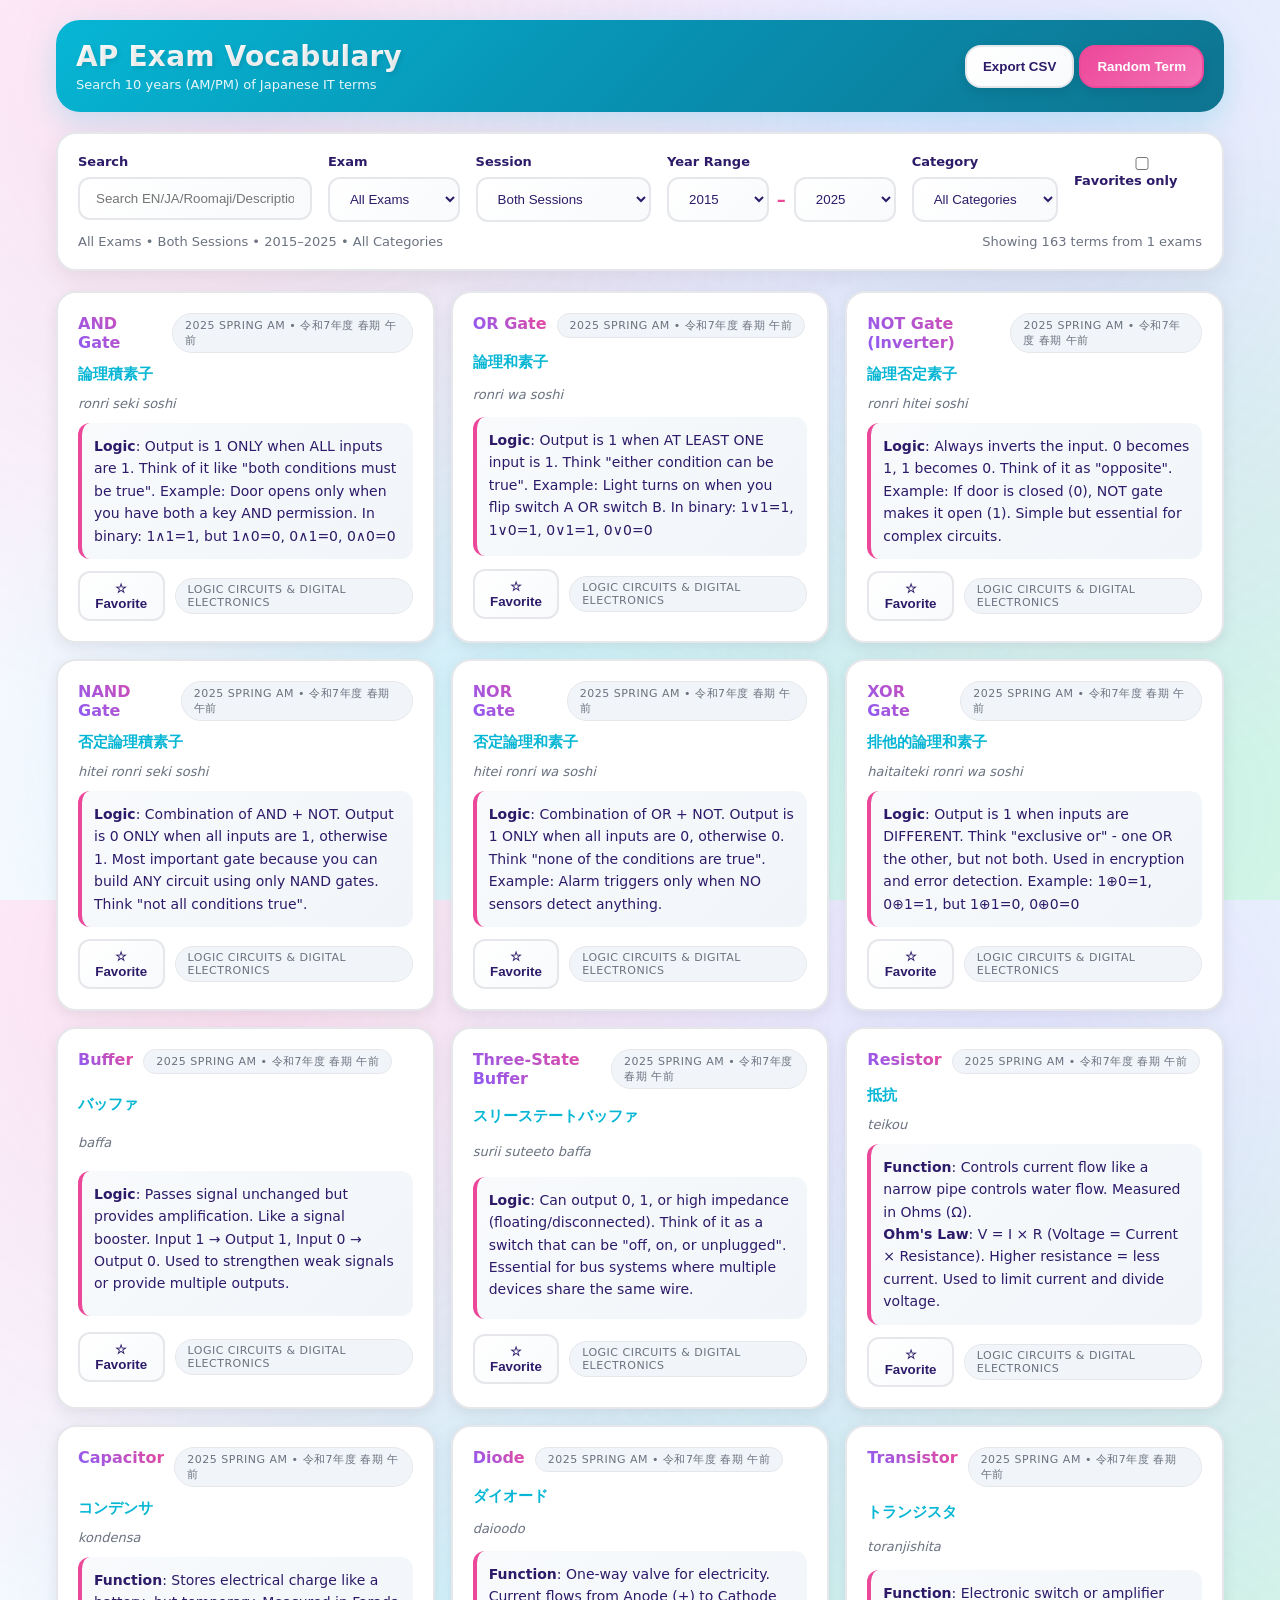
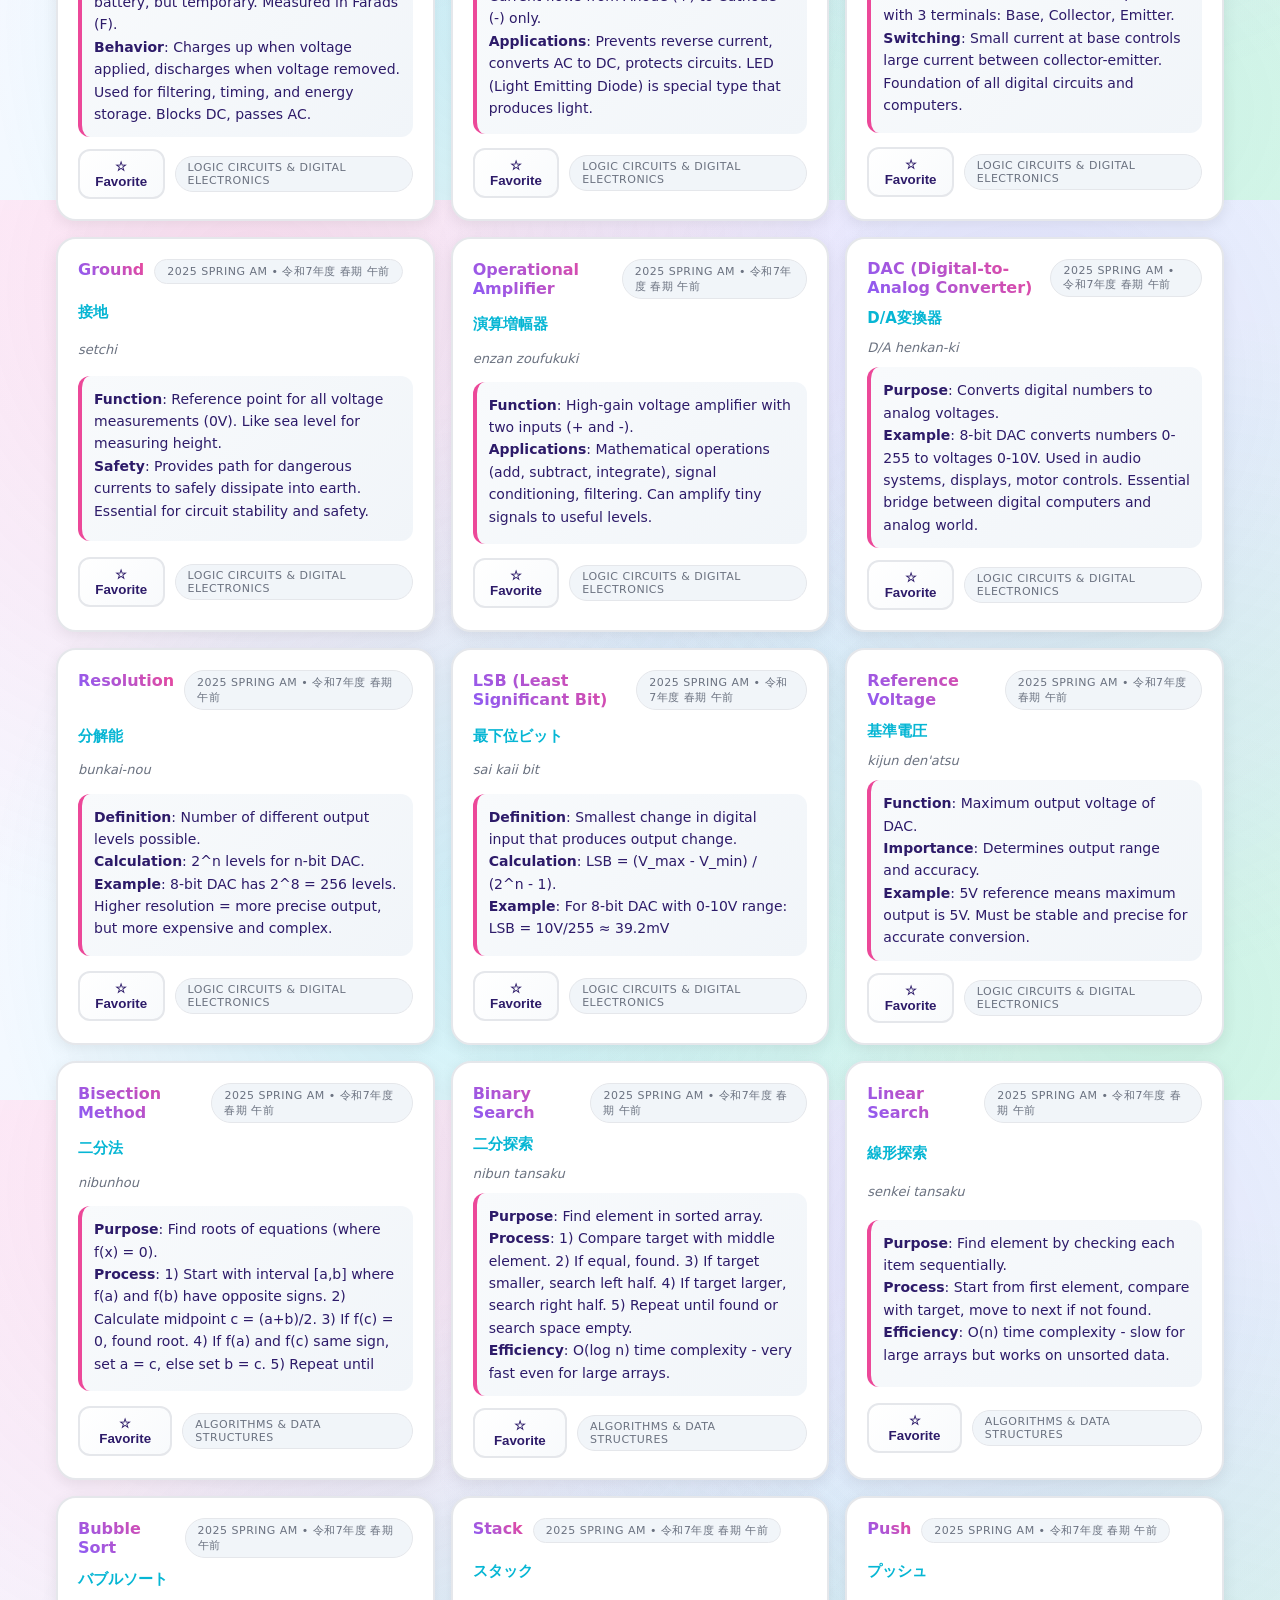
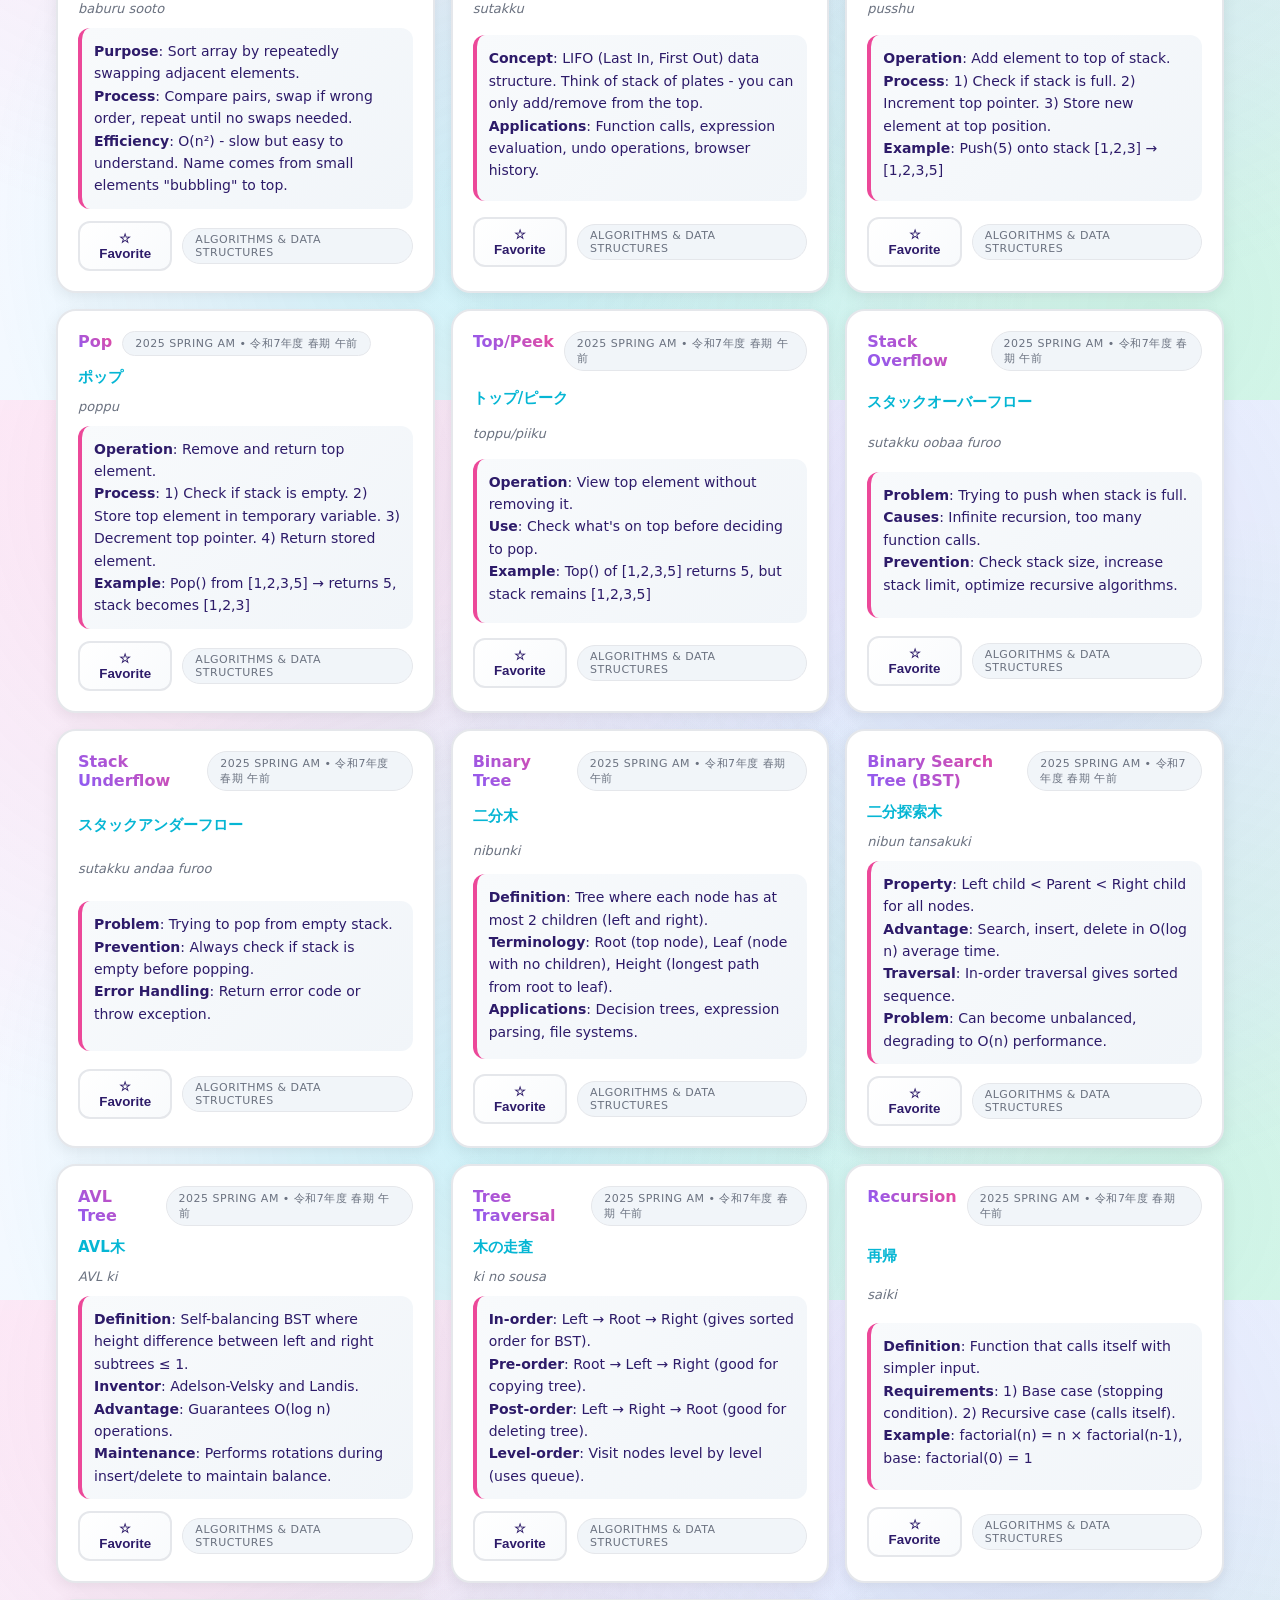
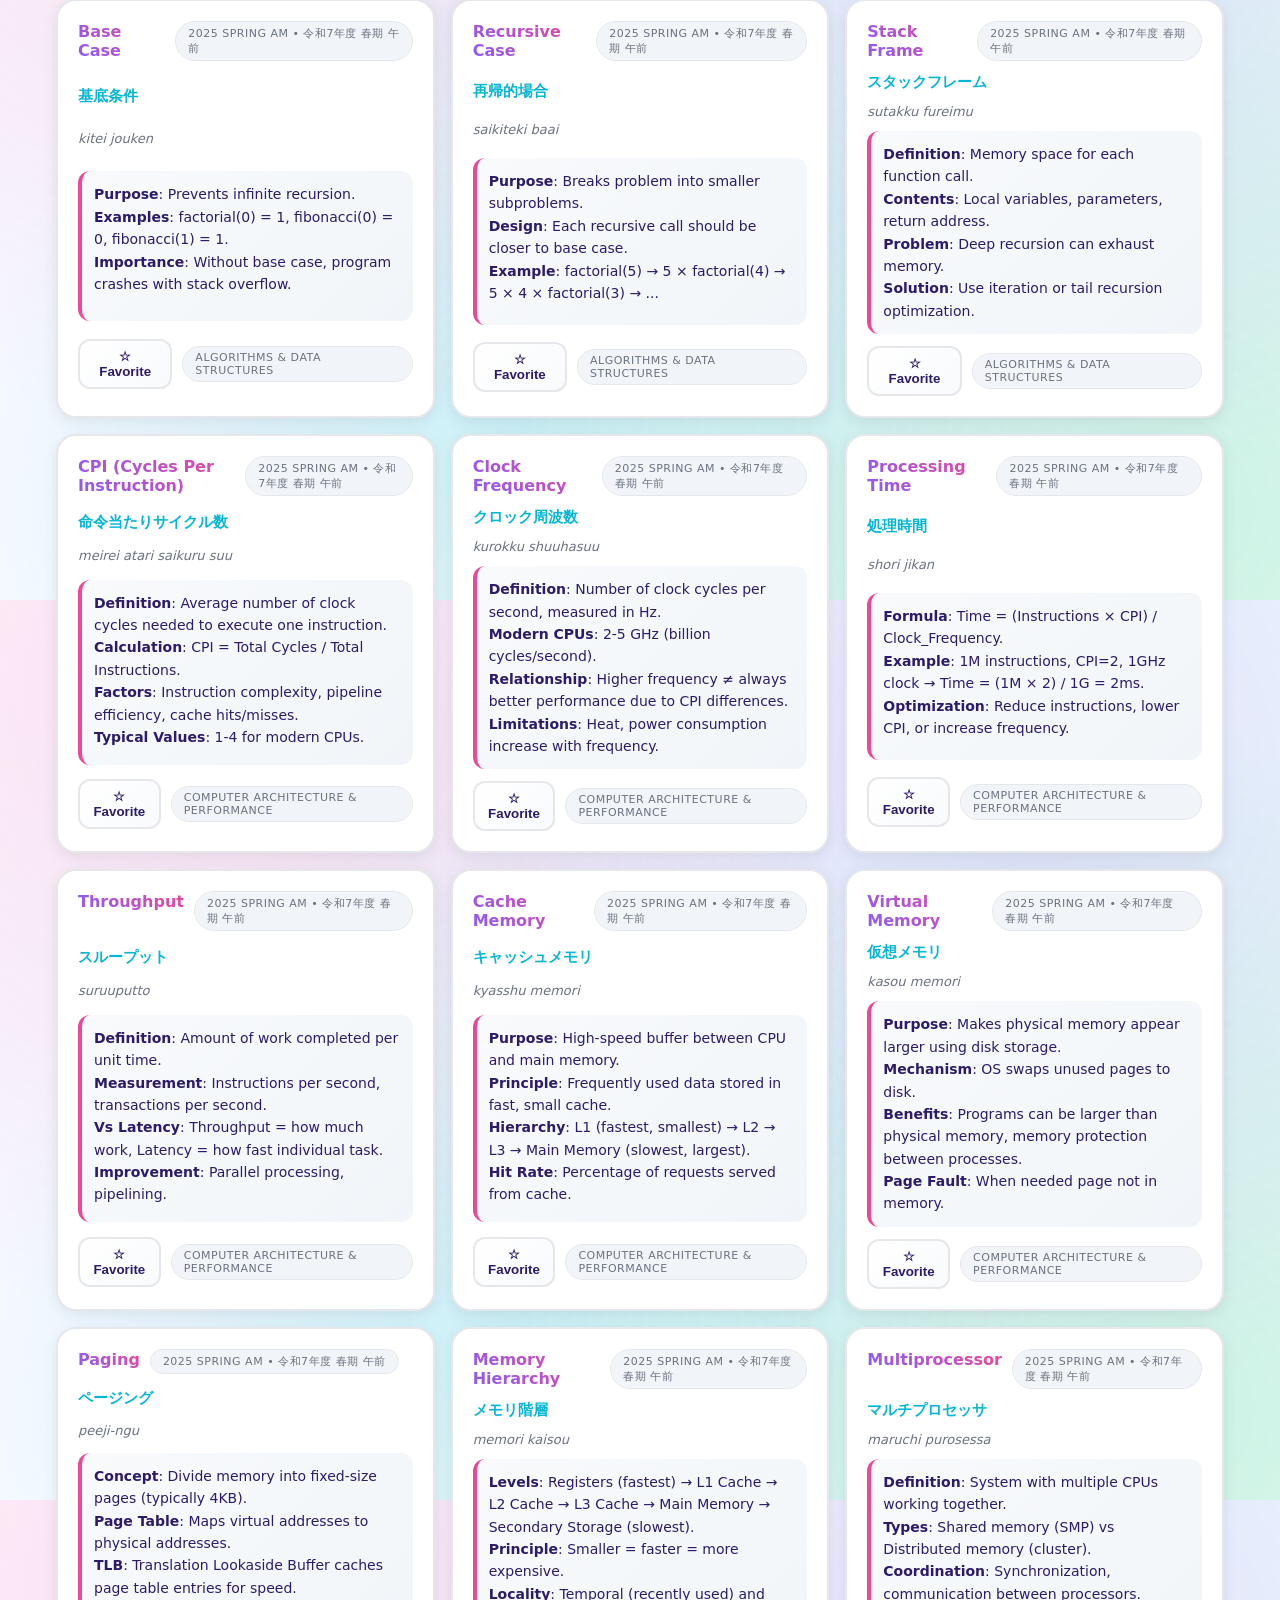
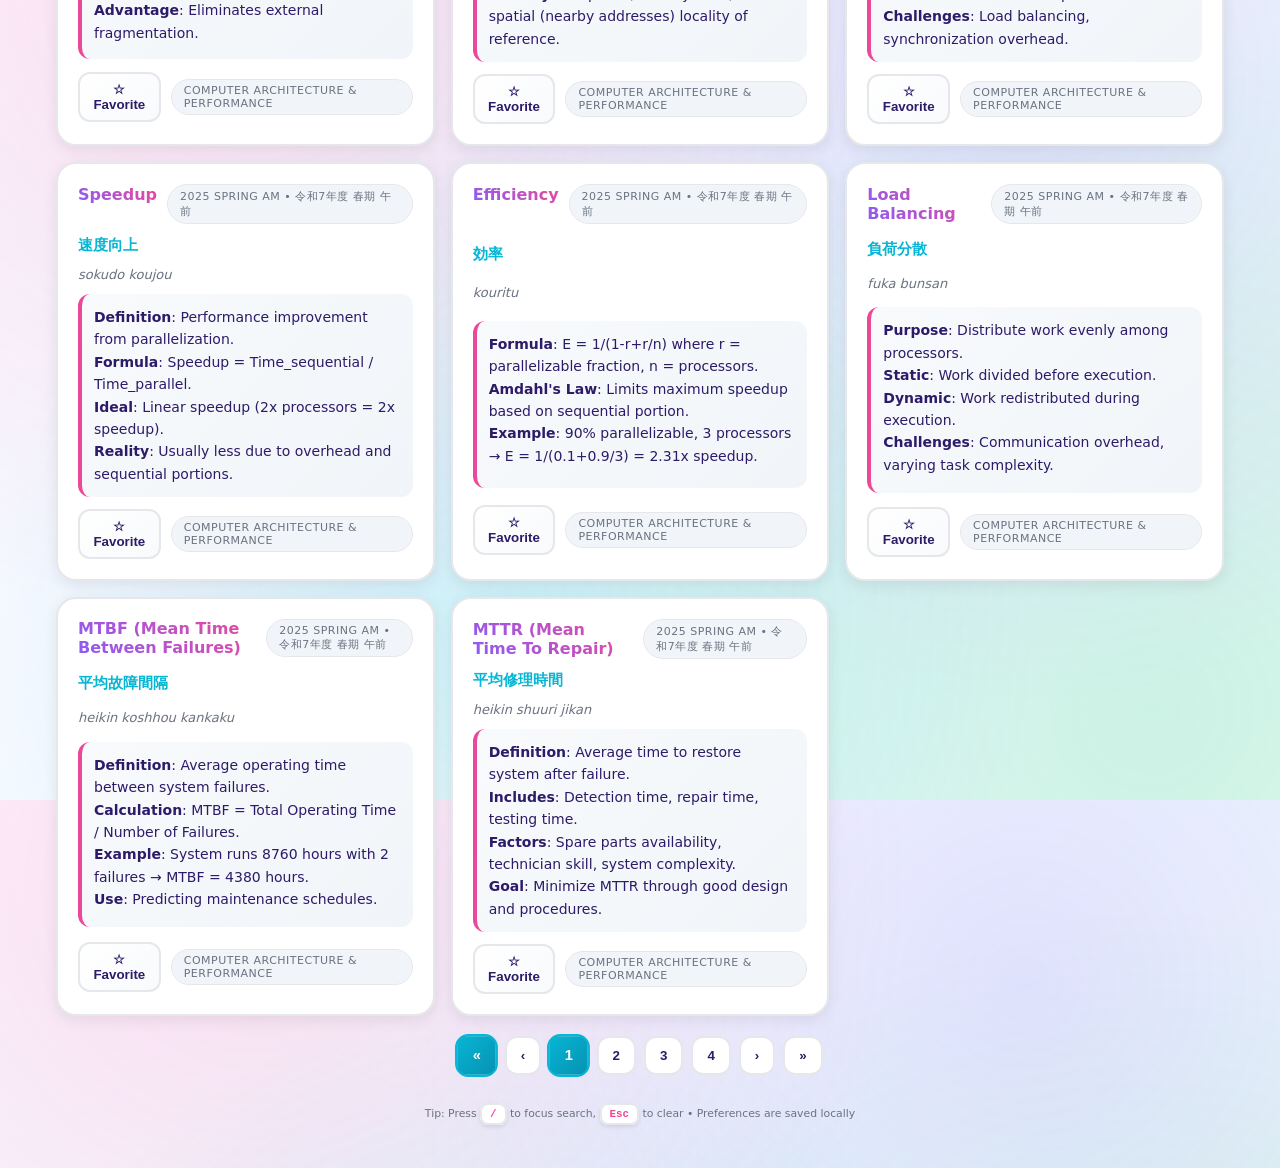
<file: vocabulary-system/index.html>
<!doctype html>
<html lang="en">
  <head>
    <meta charset="utf-8" />
    <meta name="viewport" content="width=device-width, initial-scale=1" />
    <title>AP Exam Vocabulary System</title>
    <link rel="stylesheet" href="./css/styles.css" />
  </head>
  <body>
    <div class="app">
      <header class="app__header">
        <div class="brand">
          <h1>AP Exam Vocabulary</h1>
          <p class="brand__sub">Search 10 years (AM/PM) of Japanese IT terms</p>
        </div>
        <div class="quick-actions">
          <button id="exportBtn" class="btn">Export CSV</button>
          <button id="randomBtn" class="btn btn--primary">Random Term</button>
        </div>
      </header>

      <section class="filters">
        <div class="filters__row">
          <div class="field field--search">
            <label for="q">Search</label>
            <input id="q" type="text" placeholder="Search EN/JA/Roomaji/Description" />
          </div>

          <div class="field">
            <label for="examSelect">Exam</label>
            <select id="examSelect">
              <option value="__all__">All Exams</option>
            </select>
          </div>

          <div class="field">
            <label for="sessionSelect">Session</label>
            <select id="sessionSelect">
              <option value="both">Both Sessions</option>
              <option value="am">AM Only</option>
              <option value="pm">PM Only</option>
            </select>
          </div>

          <div class="field">
            <label>Year Range</label>
            <div class="field__inline">
              <select id="yearFrom"></select>
              <span class="dash">–</span>
              <select id="yearTo"></select>
            </div>
          </div>

          <div class="field">
            <label for="categorySelect">Category</label>
            <select id="categorySelect">
              <option value="__all__">All Categories</option>
            </select>
          </div>

          <div class="field field--toggle">
            <label><input type="checkbox" id="favOnly" /> Favorites only</label>
          </div>
        </div>

        <div class="filters__crumbs">
          <span id="crumbs">All Exams • Both Sessions • 2015–2025 • All Categories</span>
          <span class="stats" id="stats">Showing 0 terms from 0 exams</span>
        </div>
      </section>

      <main class="results">
        <div id="loading" class="loading hidden">Loading data…</div>
        <section id="results" class="grid"></section>
        <nav id="pager" class="pagination hidden" aria-label="Pagination"></nav>
      </main>

      <!-- Modal for Random Term / Detail View -->
      <div id="modal" class="modal hidden" aria-hidden="true" role="dialog" aria-modal="true">
        <div class="modal__backdrop" id="modalBackdrop"></div>
        <div class="modal__content" role="document">
          <div class="modal__body" id="modalBody"><!-- term card will be injected here --></div>
          <div class="modal__actions">
            <button id="modalCloseBtn" class="btn">Close</button>
            <button id="modalNextBtn" class="btn btn--primary">Next Random</button>
          </div>
        </div>
      </div>

      <footer class="footer">
        <small>Tip: Press <kbd>/</kbd> to focus search, <kbd>Esc</kbd> to clear • Preferences are saved locally</small>
      </footer>
    </div>

    <script type="module" src="./js/app.js"></script>
  </body>
  </html>
</file>
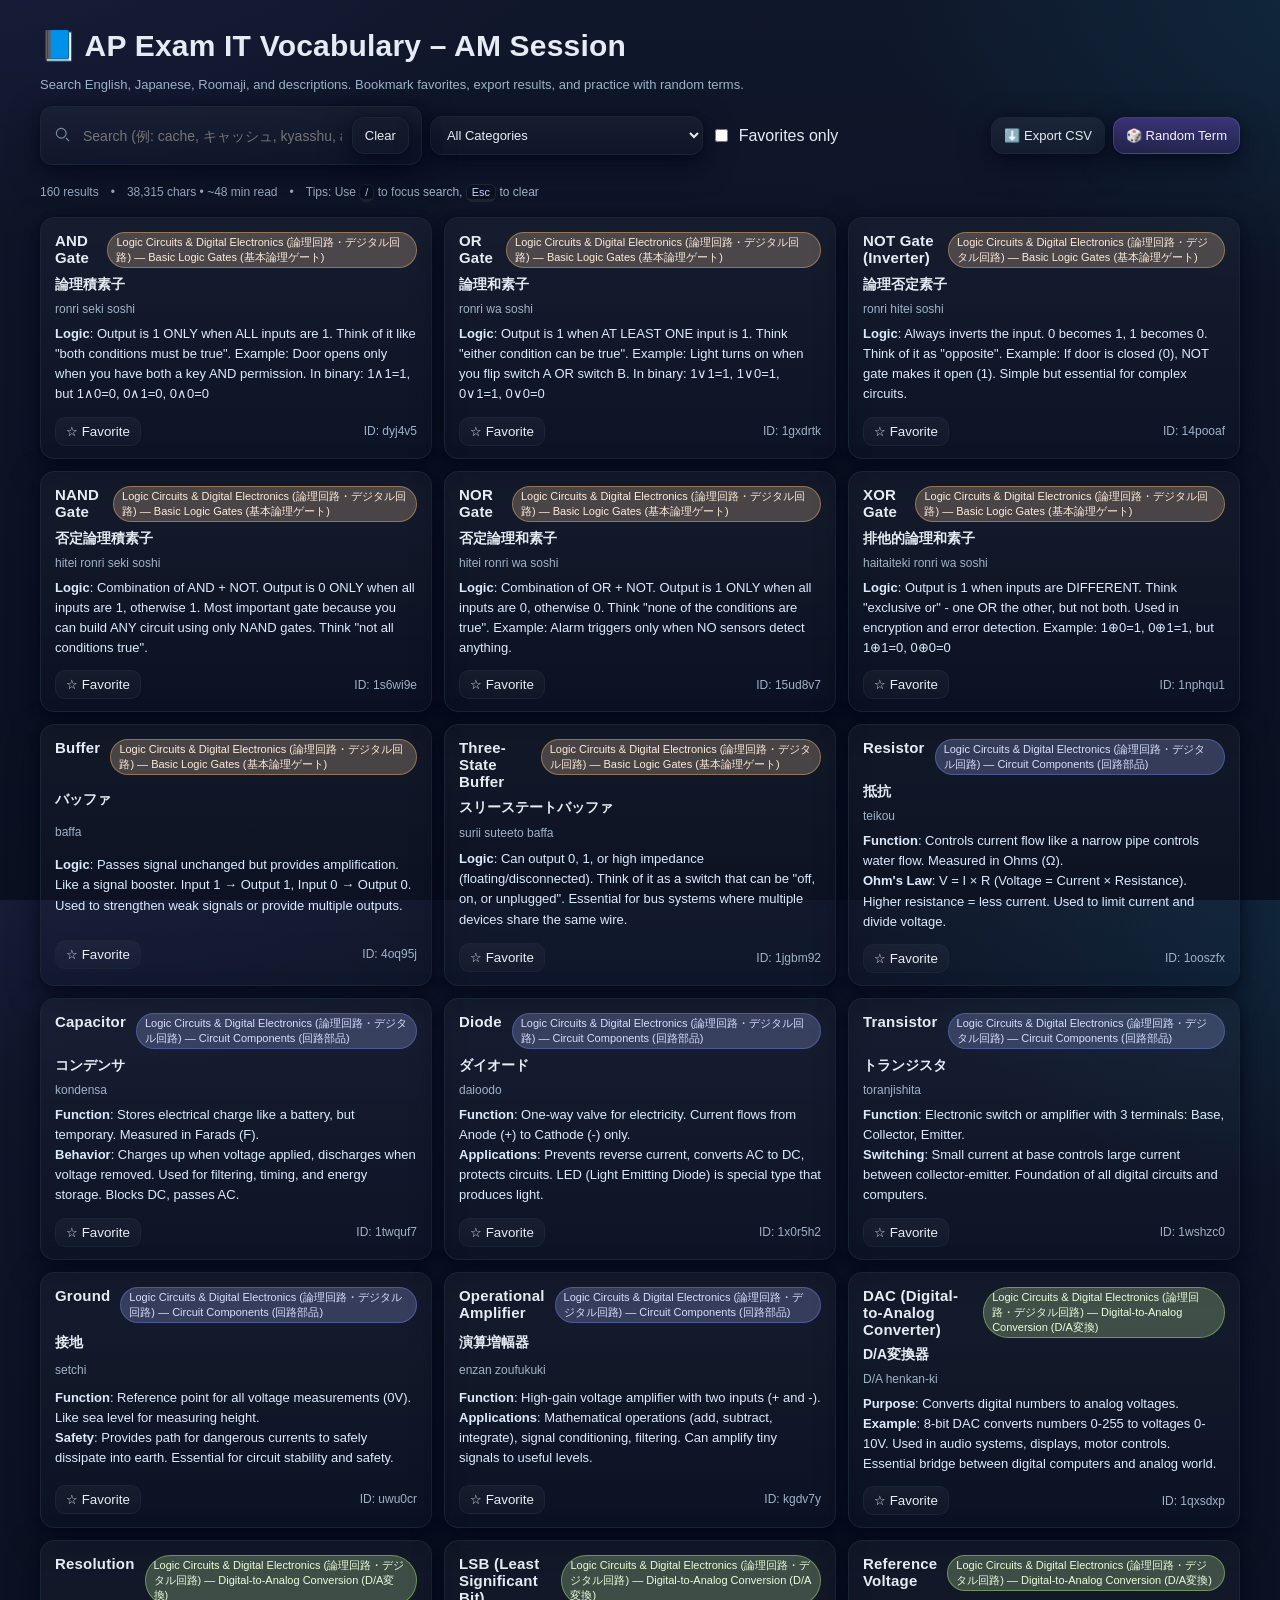
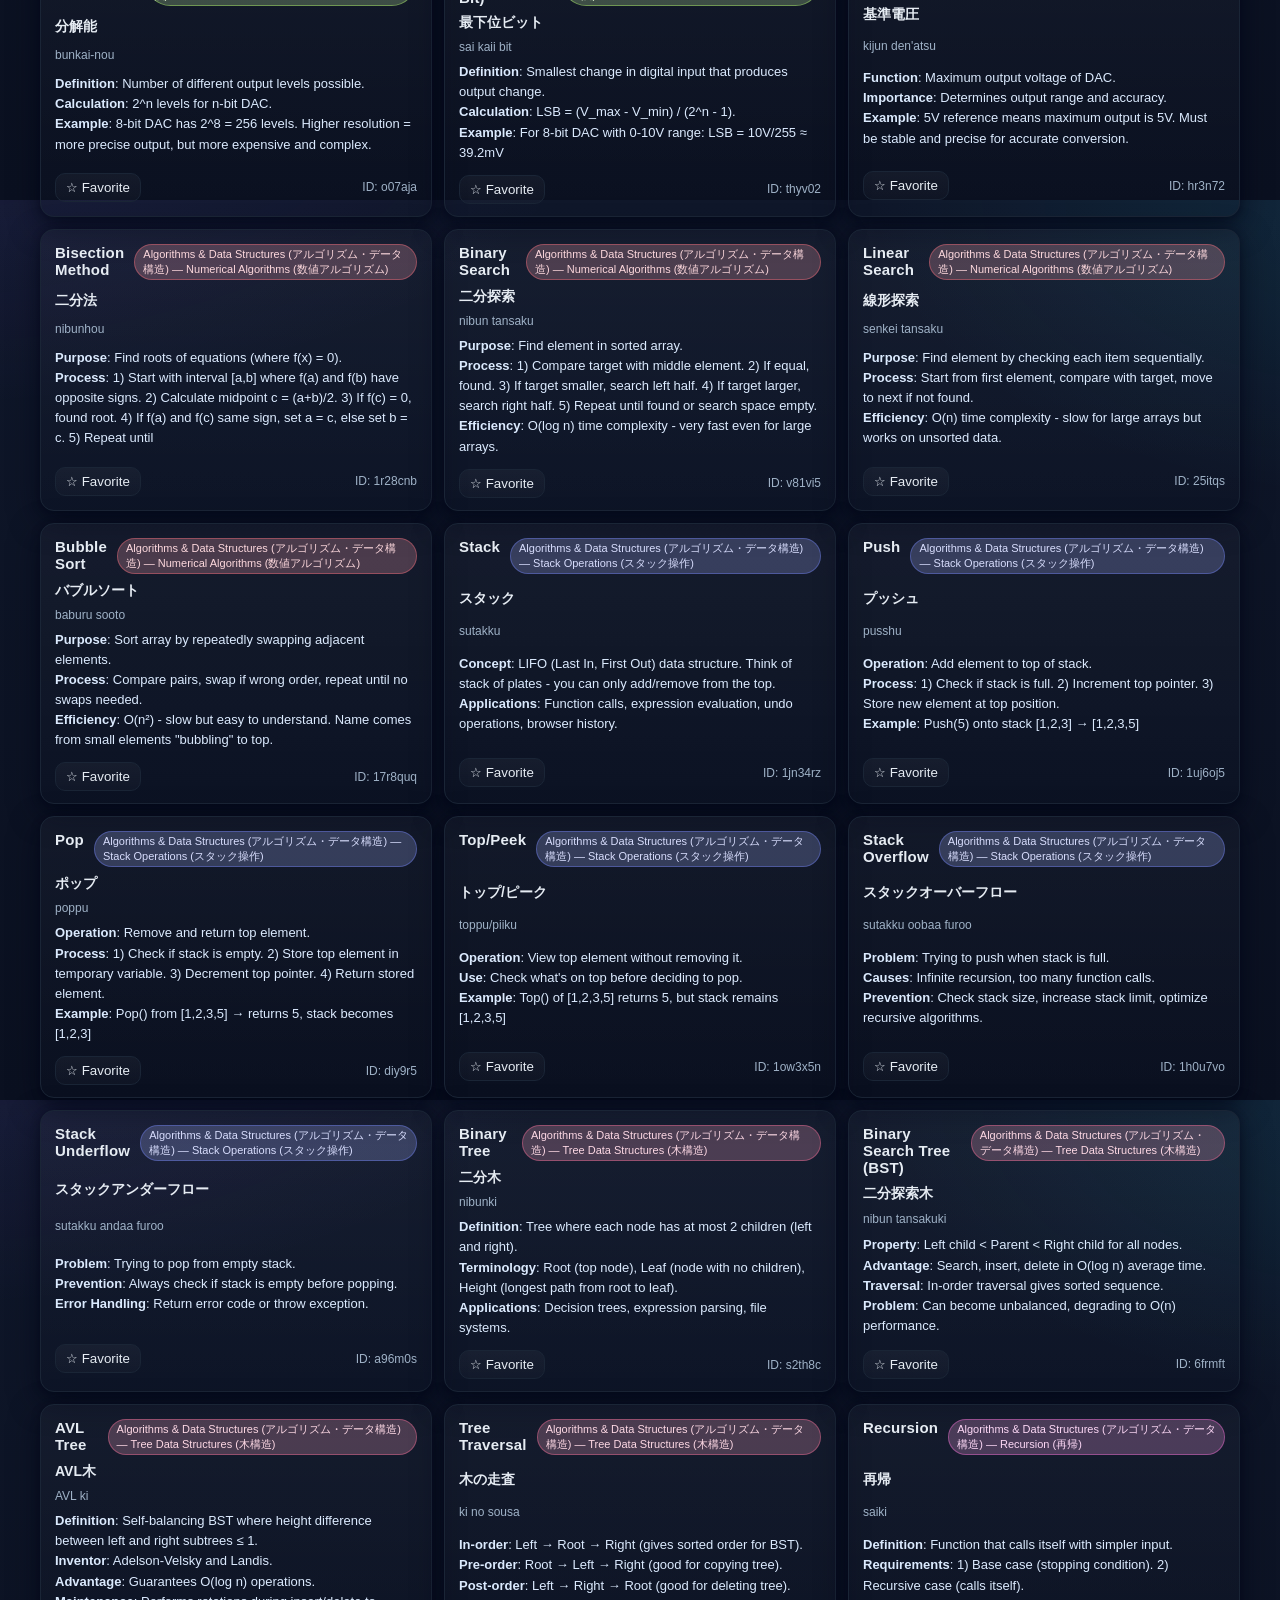
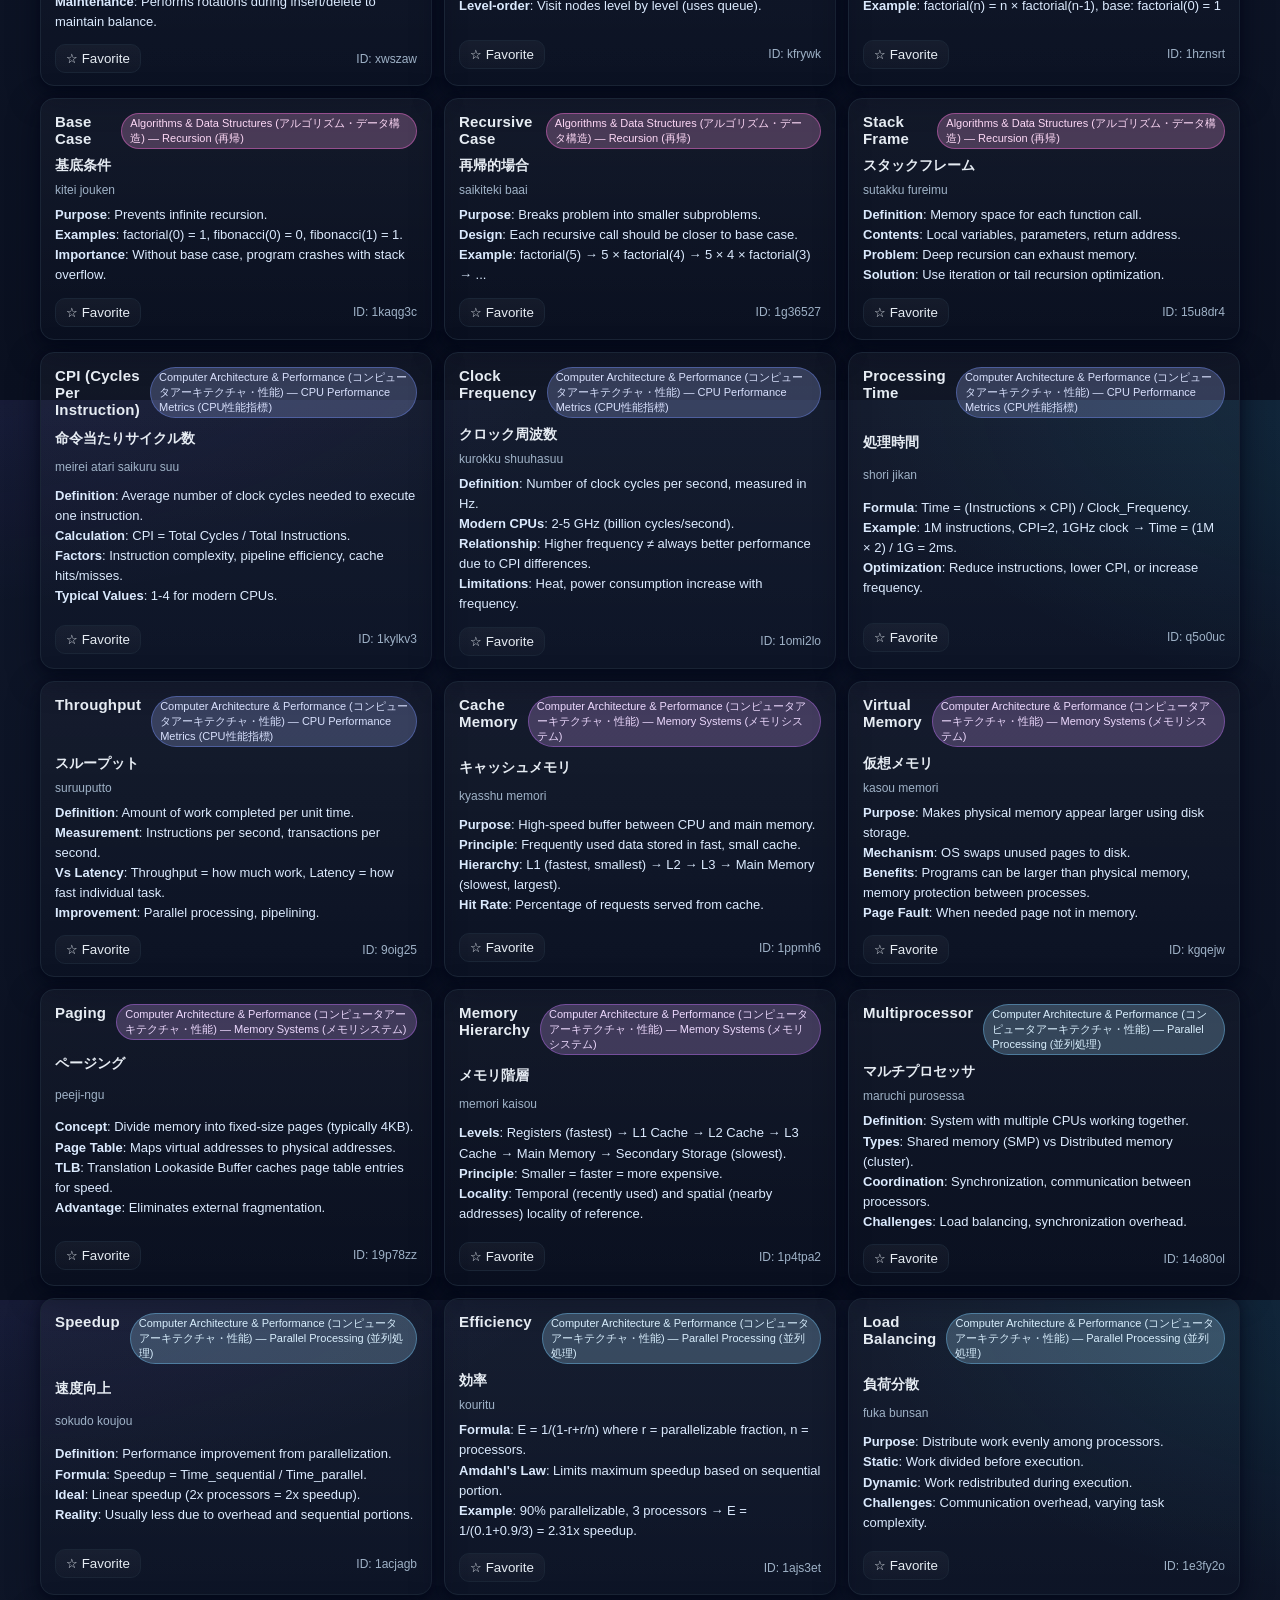
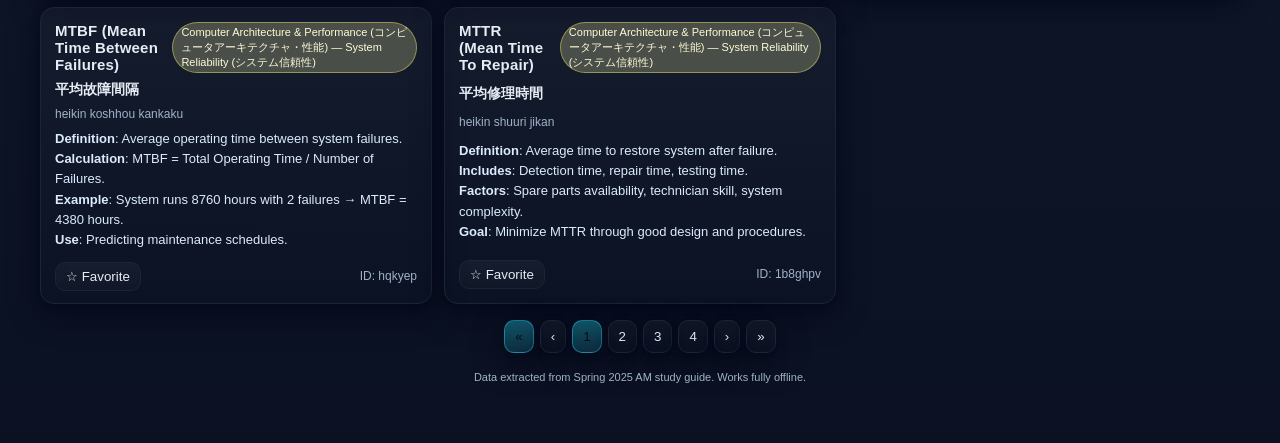
<file: vocab_search.html>
<!doctype html>
<html lang="en">
<head>
  <meta charset="utf-8" />
  <meta name="viewport" content="width=device-width, initial-scale=1" />
  <title>AP Exam IT Vocabulary Search (AM) – Offline</title>
  <style>
    :root {
      --bg: #0f172a;              /* base */
      --bg-elev: #0b1220;         /* elevated */
      --card: #0b1424;
      --fg: #e6ecf3;
      --muted: #9fb2c7;
      --accent: #8b5cf6;          /* violet */
      --accent-2: #22d3ee;        /* cyan */
      --danger: #f87171;
      --border: #1a2536;
      --mark-bg: #fcd34d;
      --mark-fg: #0b1220;
      --shadow: 0 10px 30px rgba(2, 6, 23, .6), 0 2px 8px rgba(2, 6, 23, .4);
    }
    html, body {
      height: 100%;
      background: radial-gradient(1200px 500px at -10% -10%, rgba(139,92,246,.10), transparent 60%),
                  radial-gradient(900px 500px at 110% 0%, rgba(34,211,238,.10), transparent 60%),
                  linear-gradient(180deg, var(--bg), #0a1020);
      color: var(--fg);
      margin: 0;
      font-family: -apple-system, BlinkMacSystemFont, 'Segoe UI', Roboto, Oxygen,
        Ubuntu, Cantarell, 'Helvetica Neue', 'Hiragino Kaku Gothic ProN', Meiryo, Arial, sans-serif;
      -webkit-font-smoothing: antialiased;
      -moz-osx-font-smoothing: grayscale;
    }
    .container {
      max-width: 1200px;
      margin: 0 auto;
      padding: 28px 16px 60px;
      position: relative;
    }
    header {
      display: grid;
      gap: 14px;
      margin-bottom: 18px;
    }
    .title {
      display: flex;
      align-items: baseline;
      gap: 8px;
    }
    .title h1 {
      font-size: clamp(20px, 4vw, 30px);
      margin: 0;
      font-weight: 750;
      letter-spacing: 0.2px;
    }
    .subtitle {
      color: var(--muted);
      font-size: 13px;
    }
    .controls {
      display: grid;
      grid-template-columns: 1fr;
      gap: 8px;
    }
    @media (min-width: 760px) {
      .controls { grid-template-columns: 1.4fr 1fr 1fr auto auto; align-items: center; }
    }
    .search {
      position: relative;
      display: flex;
      gap: 8px;
      background: linear-gradient(180deg, rgba(255,255,255,.03), rgba(255,255,255,.00));
      border: 1px solid var(--border);
      border-radius: 12px;
      padding: 10px 12px 10px 40px;
      box-shadow: var(--shadow);
    }
    .search .icon { position: absolute; left: 12px; top: 50%; transform: translateY(-50%); opacity: .75; }
    .search input[type="text"] {
      flex: 1;
      background: transparent;
      border: 0;
      color: var(--fg);
      outline: none;
      font-size: 14px;
    }
    .btn {
      background: linear-gradient(180deg, rgba(255,255,255,.05), rgba(255,255,255,.02));
      color: var(--fg);
      border: 1px solid var(--border);
      padding: 10px 12px;
      border-radius: 12px;
      font-size: 13px;
      cursor: pointer;
      transition: transform .05s ease, background .2s ease;
      white-space: nowrap;
      box-shadow: var(--shadow);
    }
    .btn:hover { background: linear-gradient(180deg, rgba(255,255,255,.08), rgba(255,255,255,.03)); }
    .btn:active { transform: translateY(1px); }
    .btn-primary { border-color: rgba(139,92,246,.35); background: linear-gradient(180deg, rgba(139,92,246,.35), rgba(139,92,246,.15)); color: #f7f2ff; }
    .btn-outline { background: transparent; }
    .select, .checkbox {
      background: linear-gradient(180deg, rgba(255,255,255,.03), rgba(255,255,255,.00));
      border: 1px solid var(--border);
      color: var(--fg);
      padding: 10px 12px;
      border-radius: 12px;
      font-size: 13px;
      width: 100%;
      box-shadow: var(--shadow);
    }
    .row {
      display: flex; gap: 8px; align-items: center;
    }
    .stats {
      display: flex; flex-wrap: wrap; gap: 12px; align-items: center;
      color: var(--muted); font-size: 12px; margin-top: 6px;
    }
    .grid {
      display: grid;
      grid-template-columns: 1fr;
      gap: 12px;
      margin-top: 16px;
    }
    @media (min-width: 720px) { .grid { grid-template-columns: 1fr 1fr; } }
    @media (min-width: 1080px) { .grid { grid-template-columns: 1fr 1fr 1fr; } }
    .card {
      background: linear-gradient(180deg, rgba(255,255,255,.03), rgba(255,255,255,.00));
      border: 1px solid var(--border);
      border-radius: 14px;
      padding: 14px 14px 12px;
      display: grid;
      gap: 8px;
      box-shadow: var(--shadow);
      transition: transform .12s ease, box-shadow .2s ease, border-color .2s ease;
    }
    .card:hover { transform: translateY(-2px); border-color: rgba(139,92,246,.35); box-shadow: 0 16px 36px rgba(2,6,23,.7), 0 3px 10px rgba(2,6,23,.5); }
    .card-head { display: flex; gap: 10px; align-items: baseline; }
    .tag { font-size: 11px; color: var(--muted); border: 1px solid var(--border); padding: 2px 8px; border-radius: 999px; background: rgba(255,255,255,.02); }
    .term-en { font-weight: 700; font-size: 15px; letter-spacing: .2px; }
    .term-ja { font-weight: 600; font-size: 14px; }
    .term-ro { color: var(--muted); font-size: 12px; }
    .desc { font-size: 13px; line-height: 1.55; color: #dbeafe; }
    mark { background: linear-gradient(180deg, rgba(252,211,77,.9), rgba(252,211,77,.75)); color: var(--mark-fg); padding: 0 3px; border-radius: 4px; box-shadow: 0 0 0 2px rgba(11,18,32,.25) inset; }
    .card-actions { display: flex; gap: 8px; justify-content: space-between; align-items: center; margin-top: 4px; }
    .fav-btn { background: linear-gradient(180deg, rgba(255,255,255,.04), rgba(255,255,255,.02)); border: 1px solid var(--border); border-radius: 10px; color: var(--fg); padding: 6px 10px; cursor: pointer; transition: transform .05s ease, background .2s ease; }
    .fav-btn:hover { background: linear-gradient(180deg, rgba(255,255,255,.08), rgba(255,255,255,.03)); }
    .fav-btn[data-active="true"] { color: #ffe08a; border-color: rgba(251,191,36,.55); background: linear-gradient(180deg, rgba(251,191,36,.25), rgba(251,191,36,.15)); }
    .pagination { display: flex; gap: 6px; justify-content: center; align-items: center; margin-top: 16px; }
    .page-btn { padding: 8px 10px; border-radius: 10px; border: 1px solid var(--border); background: linear-gradient(180deg, rgba(255,255,255,.03), rgba(255,255,255,.00)); color: var(--fg); cursor: pointer; box-shadow: var(--shadow); }
    .page-btn[aria-current="true"] { background: linear-gradient(180deg, rgba(34,211,238,.35), rgba(34,211,238,.15)); color: #081019; border-color: rgba(34,211,238,.45); }
    .hidden { display: none !important; }
    .footer-note { color: var(--muted); font-size: 11px; margin-top: 18px; text-align: center; }
    .kbd { border: 1px solid var(--border); border-bottom-width: 3px; padding: 1px 5px; border-radius: 6px; background: #0a1220; font-size: 11px; color: #c7d2fe; }
  </style>
</head>
<body>
  <div class="container">
    <header>
      <div class="title">
        <h1>📘 AP Exam IT Vocabulary – AM Session</h1>
      </div>
      <div class="subtitle">Search English, Japanese, Roomaji, and descriptions. Bookmark favorites, export results, and practice with random terms.</div>

      <div class="controls">
        <div class="search" title="Type to filter (instant)">
          <span class="icon" aria-hidden="true">
            <svg width="18" height="18" viewBox="0 0 24 24" fill="none" xmlns="http://www.w3.org/2000/svg">
              <path d="M21 21l-3.5-3.5" stroke="#9fb2c7" stroke-width="1.5" stroke-linecap="round"/>
              <circle cx="11" cy="11" r="6.5" stroke="#9fb2c7" stroke-width="1.5"/>
            </svg>
          </span>
          <input id="q" type="text" placeholder="Search (例: cache, キャッシュ, kyasshu, availability, ... )" autofocus />
          <button id="clearBtn" class="btn btn-outline" title="Clear search">Clear</button>
        </div>
        <select id="category" class="select" title="Filter by category">
          <option value="__all__">All Categories</option>
        </select>
        <div class="row" title="Show only favorites">
          <label style="display:flex;align-items:center;gap:8px;width:100%">
            <input id="favOnly" type="checkbox" /> Favorites only
          </label>
        </div>
        <button id="exportBtn" class="btn" title="Export current results to CSV">⬇️ Export CSV</button>
        <button id="randomBtn" class="btn btn-primary" title="Show a random term for study mode">🎲 Random Term</button>
      </div>

      <div class="stats">
        <span id="count">0 results</span>
        <span>•</span>
        <span id="reading">0 chars • ~0 min read</span>
        <span>•</span>
        <span>Tips: Use <span class="kbd">/</span> to focus search, <span class="kbd">Esc</span> to clear</span>
      </div>
    </header>

    <main>
      <section id="results" class="grid"></section>
      <nav id="pager" class="pagination hidden" aria-label="Pagination"></nav>
      <div class="footer-note">Data extracted from Spring 2025 AM study guide. Works fully offline.</div>
    </main>
  </div>

  <!-- Embed source markdown for offline parsing -->
  <script id="ap-md" type="text/plain">
# AP 2025 Spring - Morning Session Guide
# AP Exam Study Guide - Spring 2025 AM Session (令和7年度 春期 午前)

**For Non-Native Japanese Speakers**

**Exam Date**: April 20, 2025  
**Session**: Morning (9:30-12:00, 150 minutes)  
**Format**: 80 multiple choice questions  
**Content**: Technical vocabulary & concept explanations  
**Status**: ✅ Complete

## 🎯 About This Guide

This guide provides comprehensive vocabulary and concept explanations in table format to help non-native Japanese speakers understand AP exam AM session questions. Each term includes English translation, Japanese script, romanized pronunciation (using proper gojuuonzu syllables), and detailed beginner-friendly explanations.

## Logic Circuits & Digital Electronics (論理回路・デジタル回路)

### Basic Logic Gates (基本論理ゲート)

| English Term | Japanese | Roomaji | Description & Logic |
|--------------|----------|---------|-------------------|
| AND Gate | 論理積素子 | ronri seki soshi | **Logic**: Output is 1 ONLY when ALL inputs are 1. Think of it like "both conditions must be true". Example: Door opens only when you have both a key AND permission. In binary: 1∧1=1, but 1∧0=0, 0∧1=0, 0∧0=0 |
| OR Gate | 論理和素子 | ronri wa soshi | **Logic**: Output is 1 when AT LEAST ONE input is 1. Think "either condition can be true". Example: Light turns on when you flip switch A OR switch B. In binary: 1∨1=1, 1∨0=1, 0∨1=1, 0∨0=0 |
| NOT Gate (Inverter) | 論理否定素子 | ronri hitei soshi | **Logic**: Always inverts the input. 0 becomes 1, 1 becomes 0. Think of it as "opposite". Example: If door is closed (0), NOT gate makes it open (1). Simple but essential for complex circuits. |
| NAND Gate | 否定論理積素子 | hitei ronri seki soshi | **Logic**: Combination of AND + NOT. Output is 0 ONLY when all inputs are 1, otherwise 1. Most important gate because you can build ANY circuit using only NAND gates. Think "not all conditions true". |
| NOR Gate | 否定論理和素子 | hitei ronri wa soshi | **Logic**: Combination of OR + NOT. Output is 1 ONLY when all inputs are 0, otherwise 0. Think "none of the conditions are true". Example: Alarm triggers only when NO sensors detect anything. |
| XOR Gate | 排他的論理和素子 | haitaiteki ronri wa soshi | **Logic**: Output is 1 when inputs are DIFFERENT. Think "exclusive or" - one OR the other, but not both. Used in encryption and error detection. Example: 1⊕0=1, 0⊕1=1, but 1⊕1=0, 0⊕0=0 |
| Buffer | バッファ | baffa | **Logic**: Passes signal unchanged but provides amplification. Like a signal booster. Input 1 → Output 1, Input 0 → Output 0. Used to strengthen weak signals or provide multiple outputs. |
| Three-State Buffer | スリーステートバッファ | surii suteeto baffa | **Logic**: Can output 0, 1, or high impedance (floating/disconnected). Think of it as a switch that can be "off, on, or unplugged". Essential for bus systems where multiple devices share the same wire. |

### Circuit Components (回路部品)

| English Term | Japanese | Roomaji | Description & Function |
|--------------|----------|---------|----------------------|
| Resistor | 抵抗 | teikou | **Function**: Controls current flow like a narrow pipe controls water flow. Measured in Ohms (Ω). **Ohm's Law**: V = I × R (Voltage = Current × Resistance). Higher resistance = less current. Used to limit current and divide voltage. |
| Capacitor | コンデンサ | kondensa | **Function**: Stores electrical charge like a battery, but temporary. Measured in Farads (F). **Behavior**: Charges up when voltage applied, discharges when voltage removed. Used for filtering, timing, and energy storage. Blocks DC, passes AC. |
| Diode | ダイオード | daioodo | **Function**: One-way valve for electricity. Current flows from Anode (+) to Cathode (-) only. **Applications**: Prevents reverse current, converts AC to DC, protects circuits. LED (Light Emitting Diode) is special type that produces light. |
| Transistor | トランジスタ | toranjishita | **Function**: Electronic switch or amplifier with 3 terminals: Base, Collector, Emitter. **Switching**: Small current at base controls large current between collector-emitter. Foundation of all digital circuits and computers. |
| Ground | 接地 | setchi | **Function**: Reference point for all voltage measurements (0V). Like sea level for measuring height. **Safety**: Provides path for dangerous currents to safely dissipate into earth. Essential for circuit stability and safety. |
| Operational Amplifier | 演算増幅器 | enzan zoufukuki | **Function**: High-gain voltage amplifier with two inputs (+ and -). **Applications**: Mathematical operations (add, subtract, integrate), signal conditioning, filtering. Can amplify tiny signals to useful levels. |

### Digital-to-Analog Conversion (D/A変換)

| English Term | Japanese | Roomaji | Technical Details |
|--------------|----------|---------|------------------|
| DAC (Digital-to-Analog Converter) | D/A変換器 | D/A henkan-ki | **Purpose**: Converts digital numbers to analog voltages. **Example**: 8-bit DAC converts numbers 0-255 to voltages 0-10V. Used in audio systems, displays, motor controls. Essential bridge between digital computers and analog world. |
| Resolution | 分解能 | bunkai-nou | **Definition**: Number of different output levels possible. **Calculation**: 2^n levels for n-bit DAC. **Example**: 8-bit DAC has 2^8 = 256 levels. Higher resolution = more precise output, but more expensive and complex. |
| LSB (Least Significant Bit) | 最下位ビット | sai kaii bit | **Definition**: Smallest change in digital input that produces output change. **Calculation**: LSB = (V_max - V_min) / (2^n - 1). **Example**: For 8-bit DAC with 0-10V range: LSB = 10V/255 ≈ 39.2mV |
| Reference Voltage | 基準電圧 | kijun den'atsu | **Function**: Maximum output voltage of DAC. **Importance**: Determines output range and accuracy. **Example**: 5V reference means maximum output is 5V. Must be stable and precise for accurate conversion. |

## Algorithms & Data Structures (アルゴリズム・データ構造)

### Numerical Algorithms (数値アルゴリズム)

| English Term | Japanese | Roomaji | Algorithm Details |
|--------------|----------|---------|------------------|
| Bisection Method | 二分法 | nibunhou | **Purpose**: Find roots of equations (where f(x) = 0). **Process**: 1) Start with interval [a,b] where f(a) and f(b) have opposite signs. 2) Calculate midpoint c = (a+b)/2. 3) If f(c) = 0, found root. 4) If f(a) and f(c) same sign, set a = c, else set b = c. 5) Repeat until |b-a| < tolerance. **Convergence**: Guaranteed to find root, halves search space each iteration. |
| Binary Search | 二分探索 | nibun tansaku | **Purpose**: Find element in sorted array. **Process**: 1) Compare target with middle element. 2) If equal, found. 3) If target smaller, search left half. 4) If target larger, search right half. 5) Repeat until found or search space empty. **Efficiency**: O(log n) time complexity - very fast even for large arrays. |
| Linear Search | 線形探索 | senkei tansaku | **Purpose**: Find element by checking each item sequentially. **Process**: Start from first element, compare with target, move to next if not found. **Efficiency**: O(n) time complexity - slow for large arrays but works on unsorted data. |
| Bubble Sort | バブルソート | baburu sooto | **Purpose**: Sort array by repeatedly swapping adjacent elements. **Process**: Compare pairs, swap if wrong order, repeat until no swaps needed. **Efficiency**: O(n²) - slow but easy to understand. Name comes from small elements "bubbling" to top. |

### Stack Operations (スタック操作)

| English Term | Japanese | Roomaji | Operation Details |
|--------------|----------|---------|------------------|
| Stack | スタック | sutakku | **Concept**: LIFO (Last In, First Out) data structure. Think of stack of plates - you can only add/remove from the top. **Applications**: Function calls, expression evaluation, undo operations, browser history. |
| Push | プッシュ | pusshu | **Operation**: Add element to top of stack. **Process**: 1) Check if stack is full. 2) Increment top pointer. 3) Store new element at top position. **Example**: Push(5) onto stack [1,2,3] → [1,2,3,5] |
| Pop | ポップ | poppu | **Operation**: Remove and return top element. **Process**: 1) Check if stack is empty. 2) Store top element in temporary variable. 3) Decrement top pointer. 4) Return stored element. **Example**: Pop() from [1,2,3,5] → returns 5, stack becomes [1,2,3] |
| Top/Peek | トップ/ピーク | toppu/piiku | **Operation**: View top element without removing it. **Use**: Check what's on top before deciding to pop. **Example**: Top() of [1,2,3,5] returns 5, but stack remains [1,2,3,5] |
| Stack Overflow | スタックオーバーフロー | sutakku oobaa furoo | **Problem**: Trying to push when stack is full. **Causes**: Infinite recursion, too many function calls. **Prevention**: Check stack size, increase stack limit, optimize recursive algorithms. |
| Stack Underflow | スタックアンダーフロー | sutakku andaa furoo | **Problem**: Trying to pop from empty stack. **Prevention**: Always check if stack is empty before popping. **Error Handling**: Return error code or throw exception. |

### Tree Data Structures (木構造)

| English Term | Japanese | Roomaji | Structure Details |
|--------------|----------|---------|------------------|
| Binary Tree | 二分木 | nibunki | **Definition**: Tree where each node has at most 2 children (left and right). **Terminology**: Root (top node), Leaf (node with no children), Height (longest path from root to leaf). **Applications**: Decision trees, expression parsing, file systems. |
| Binary Search Tree (BST) | 二分探索木 | nibun tansakuki | **Property**: Left child < Parent < Right child for all nodes. **Advantage**: Search, insert, delete in O(log n) average time. **Traversal**: In-order traversal gives sorted sequence. **Problem**: Can become unbalanced, degrading to O(n) performance. |
| AVL Tree | AVL木 | AVL ki | **Definition**: Self-balancing BST where height difference between left and right subtrees ≤ 1. **Inventor**: Adelson-Velsky and Landis. **Advantage**: Guarantees O(log n) operations. **Maintenance**: Performs rotations during insert/delete to maintain balance. |
| Tree Traversal | 木の走査 | ki no sousa | **In-order**: Left → Root → Right (gives sorted order for BST). **Pre-order**: Root → Left → Right (good for copying tree). **Post-order**: Left → Right → Root (good for deleting tree). **Level-order**: Visit nodes level by level (uses queue). |

### Recursion (再帰)

| English Term | Japanese | Roomaji | Concept Details |
|--------------|----------|---------|------------------|
| Recursion | 再帰 | saiki | **Definition**: Function that calls itself with simpler input. **Requirements**: 1) Base case (stopping condition). 2) Recursive case (calls itself). **Example**: factorial(n) = n × factorial(n-1), base: factorial(0) = 1 |
| Base Case | 基底条件 | kitei jouken | **Purpose**: Prevents infinite recursion. **Examples**: factorial(0) = 1, fibonacci(0) = 0, fibonacci(1) = 1. **Importance**: Without base case, program crashes with stack overflow. |
| Recursive Case | 再帰的場合 | saikiteki baai | **Purpose**: Breaks problem into smaller subproblems. **Design**: Each recursive call should be closer to base case. **Example**: factorial(5) → 5 × factorial(4) → 5 × 4 × factorial(3) → ... |
| Stack Frame | スタックフレーム | sutakku fureimu | **Definition**: Memory space for each function call. **Contents**: Local variables, parameters, return address. **Problem**: Deep recursion can exhaust memory. **Solution**: Use iteration or tail recursion optimization. |

## Computer Architecture & Performance (コンピュータアーキテクチャ・性能)

### CPU Performance Metrics (CPU性能指標)

| English Term | Japanese | Roomaji | Performance Details |
|--------------|----------|---------|-------------------|
| CPI (Cycles Per Instruction) | 命令当たりサイクル数 | meirei atari saikuru suu | **Definition**: Average number of clock cycles needed to execute one instruction. **Calculation**: CPI = Total Cycles / Total Instructions. **Factors**: Instruction complexity, pipeline efficiency, cache hits/misses. **Typical Values**: 1-4 for modern CPUs. |
| Clock Frequency | クロック周波数 | kurokku shuuhasuu | **Definition**: Number of clock cycles per second, measured in Hz. **Modern CPUs**: 2-5 GHz (billion cycles/second). **Relationship**: Higher frequency ≠ always better performance due to CPI differences. **Limitations**: Heat, power consumption increase with frequency. |
| Processing Time | 処理時間 | shori jikan | **Formula**: Time = (Instructions × CPI) / Clock_Frequency. **Example**: 1M instructions, CPI=2, 1GHz clock → Time = (1M × 2) / 1G = 2ms. **Optimization**: Reduce instructions, lower CPI, or increase frequency. |
| Throughput | スループット | suruuputto | **Definition**: Amount of work completed per unit time. **Measurement**: Instructions per second, transactions per second. **Vs Latency**: Throughput = how much work, Latency = how fast individual task. **Improvement**: Parallel processing, pipelining. |

### Memory Systems (メモリシステム)

| English Term | Japanese | Roomaji | Memory Details |
|--------------|----------|---------|----------------|
| Cache Memory | キャッシュメモリ | kyasshu memori | **Purpose**: High-speed buffer between CPU and main memory. **Principle**: Frequently used data stored in fast, small cache. **Hierarchy**: L1 (fastest, smallest) → L2 → L3 → Main Memory (slowest, largest). **Hit Rate**: Percentage of requests served from cache. |
| Virtual Memory | 仮想メモリ | kasou memori | **Purpose**: Makes physical memory appear larger using disk storage. **Mechanism**: OS swaps unused pages to disk. **Benefits**: Programs can be larger than physical memory, memory protection between processes. **Page Fault**: When needed page not in memory. |
| Paging | ページング | peeji-ngu | **Concept**: Divide memory into fixed-size pages (typically 4KB). **Page Table**: Maps virtual addresses to physical addresses. **TLB**: Translation Lookaside Buffer caches page table entries for speed. **Advantage**: Eliminates external fragmentation. |
| Memory Hierarchy | メモリ階層 | memori kaisou | **Levels**: Registers (fastest) → L1 Cache → L2 Cache → L3 Cache → Main Memory → Secondary Storage (slowest). **Principle**: Smaller = faster = more expensive. **Locality**: Temporal (recently used) and spatial (nearby addresses) locality of reference. |

### Parallel Processing (並列処理)

| English Term | Japanese | Roomaji | Parallel Details |
|--------------|----------|---------|-----------------|
| Multiprocessor | マルチプロセッサ | maruchi purosessa | **Definition**: System with multiple CPUs working together. **Types**: Shared memory (SMP) vs Distributed memory (cluster). **Coordination**: Synchronization, communication between processors. **Challenges**: Load balancing, synchronization overhead. |
| Speedup | 速度向上 | sokudo koujou | **Definition**: Performance improvement from parallelization. **Formula**: Speedup = Time_sequential / Time_parallel. **Ideal**: Linear speedup (2x processors = 2x speedup). **Reality**: Usually less due to overhead and sequential portions. |
| Efficiency | 効率 | kouritu | **Formula**: E = 1/(1-r+r/n) where r = parallelizable fraction, n = processors. **Amdahl's Law**: Limits maximum speedup based on sequential portion. **Example**: 90% parallelizable, 3 processors → E = 1/(0.1+0.9/3) = 2.31x speedup. |
| Load Balancing | 負荷分散 | fuka bunsan | **Purpose**: Distribute work evenly among processors. **Static**: Work divided before execution. **Dynamic**: Work redistributed during execution. **Challenges**: Communication overhead, varying task complexity. |

### System Reliability (システム信頼性)

| English Term | Japanese | Roomaji | Reliability Details |
|--------------|----------|---------|-------------------|
| MTBF (Mean Time Between Failures) | 平均故障間隔 | heikin koshhou kankaku | **Definition**: Average operating time between system failures. **Calculation**: MTBF = Total Operating Time / Number of Failures. **Example**: System runs 8760 hours with 2 failures → MTBF = 4380 hours. **Use**: Predicting maintenance schedules. |
| MTTR (Mean Time To Repair) | 平均修理時間 | heikin shuuri jikan | **Definition**: Average time to restore system after failure. **Includes**: Detection time, repair time, testing time. **Factors**: Spare parts availability, technician skill, system complexity. **Goal**: Minimize MTTR through good design and procedures. |
| Availability | 可用性 | kayou-sei | **Formula**: Availability = MTBF / (MTBF + MTTR). **Expression**: Usually percentage (99.9% = 8.76 hours downtime/year). **High Availability**: 99.99% (52.6 minutes downtime/year). **Improvement**: Increase MTBF, decrease MTTR, add redundancy. |
| Redundancy | 冗長性 | jouchou-sei | **Definition**: Backup components to prevent single points of failure. **Types**: Active (hot standby), Passive (cold standby), N+1 (N working + 1 spare). **Cost**: Extra hardware, but essential for critical systems. |

## Operating Systems (オペレーティングシステム)

### Process Management (プロセス管理)

| English Term | Japanese | Roomaji | Process Details |
|--------------|----------|---------|-----------------|
| Process | プロセス | purosesu | **Definition**: Program in execution with its own memory space. **Components**: Code, data, stack, heap, process control block (PCB). **vs Thread**: Process = heavy, isolated; Thread = light, shared memory. **Creation**: Fork (Unix), CreateProcess (Windows). |
| Process State | プロセス状態 | purosesu joutai | **New**: Process being created. **Ready**: Waiting for CPU assignment. **Running**: Currently executing. **Waiting**: Blocked for I/O or event. **Terminated**: Execution completed. **Transitions**: Scheduler moves processes between states. |
| Ready State | 実行可能状態 | jikkou kanou joutai | **Definition**: Process has all resources except CPU. **Ready Queue**: List of ready processes waiting for CPU. **Scheduler**: Selects which ready process runs next. **Priority**: Higher priority processes selected first. |
| Running State | 実行状態 | jikkou joutai | **Definition**: Process currently using CPU. **Single CPU**: Only one process can be running. **Time Slice**: Maximum time process can run before preemption. **Context Switch**: Save state when switching to another process. |
| Waiting State | 待ち状態 | machi joutai | **Causes**: I/O operations, waiting for resources, synchronization. **Blocking**: Process cannot continue until event occurs. **Wake up**: When event occurs, process moves to ready state. **Types**: Interruptible vs uninterruptible waiting. |
| Context Switching | コンテキストスイッチ | kontekisuto suicchi | **Definition**: Saving current process state and loading another process state. **Overhead**: Time spent switching is not productive work. **What's Saved**: Registers, program counter, stack pointer, memory management info. **Triggers**: Time slice expiry, I/O request, interrupts. |

### Memory Management (メモリ管理)

| English Term | Japanese | Roomaji | Memory Details |
|--------------|----------|---------|----------------|
| Memory Allocation | メモリ割り当て | memori wari-ate | **Static**: Fixed size allocated at compile time. **Dynamic**: Variable size allocated at runtime (malloc/free). **Heap**: Dynamic memory region. **Stack**: Function call memory (automatic allocation/deallocation). |
| Memory Protection | メモリ保護 | memori hogo | **Purpose**: Prevent processes from accessing each other's memory. **Mechanisms**: Base and bound registers, page tables with permissions. **Protection Bits**: Read, Write, Execute permissions. **Violation**: Segmentation fault, access violation. |
| Memory Fragmentation | メモリ断片化 | memori danpen-ka | **Internal**: Allocated memory larger than requested. **External**: Free memory scattered in small chunks. **Solutions**: Compaction, paging, buddy system. **Problem**: Cannot allocate large blocks despite sufficient total free memory. |
| Page Replacement | ページ置換 | peeji chikan | **Need**: When physical memory full and new page needed. **LRU**: Replace least recently used page. **FIFO**: Replace oldest page. **Optimal**: Replace page not used for longest time (theoretical). **Clock**: Approximation of LRU using reference bits. |

### Real-Time Systems (リアルタイムシステム)

| English Term | Japanese | Roomaji | Real-Time Details |
|--------------|----------|---------|------------------|
| Real-Time System | リアルタイムシステム | riaru taimu shisutemu | **Definition**: System where correctness depends on both result and timing. **Examples**: Flight control, medical devices, industrial automation. **Constraints**: Must respond within specified deadlines. **Predictability**: More important than average performance. |
| Hard Real-Time | ハードリアルタイム | haado riaru taimu | **Definition**: Missing deadline causes system failure. **Examples**: Anti-lock brakes, airbag deployment, nuclear reactor control. **Guarantee**: System must prove it will always meet deadlines. **Design**: Conservative resource allocation, deterministic behavior. |
| Soft Real-Time | ソフトリアルタイム | sofuto riaru taimu | **Definition**: Missing deadline degrades performance but doesn't cause failure. **Examples**: Video streaming, audio playback, web servers. **Tolerance**: Occasional deadline misses acceptable. **Optimization**: Best effort to meet deadlines. |
| Deadline | デッドライン | deddo rain | **Definition**: Time by which task must complete. **Types**: Absolute (specific time), Relative (time from start). **Scheduling**: Priority often based on deadline urgency. **Miss**: Task completes after deadline (late). |

## Network & Communication (ネットワーク・通信)

### Network Protocols (ネットワークプロトコル)

| English Term | Japanese | Roomaji | Protocol Details |
|--------------|----------|---------|-----------------|
| TCP/IP | TCP/IP | TCP/IP | **Definition**: Internet protocol suite with 4 layers. **Reliability**: TCP provides reliable, ordered delivery. **Routing**: IP provides addressing and routing. **Ubiquity**: Foundation of internet communication. **Layers**: Application, Transport, Internet, Link. |
| HTTP | HTTP | HTTP | **Purpose**: Web page transfer protocol. **Port**: 80 (HTTP), 443 (HTTPS). **Methods**: GET (retrieve), POST (send data), PUT (update), DELETE (remove). **Stateless**: Each request independent. **HTTPS**: HTTP over SSL/TLS for security. |
| FTP | FTP | FTP | **Purpose**: File transfer protocol. **Ports**: 20 (data), 21 (control). **Modes**: Active (server connects to client), Passive (client connects to server). **Authentication**: Username/password required. **Binary/ASCII**: Different transfer modes for different file types. |
| SMTP | SMTP | SMTP | **Purpose**: Email sending protocol. **Port**: 25 (standard), 587 (submission). **Process**: Client connects to server, authenticates, sends message. **Relay**: Messages passed between mail servers. **Security**: STARTTLS for encryption. |
| POP3 | POP3 | POP3 | **Purpose**: Email retrieval protocol. **Port**: 110 (POP3), 995 (POP3S). **Behavior**: Downloads emails to client, deletes from server. **Limitation**: Single device access. **vs IMAP**: IMAP keeps emails on server for multi-device access. |

### IP Addressing & Subnetting (IPアドレス・サブネット)

| English Term | Japanese | Roomaji | Addressing Details |
|--------------|----------|---------|-------------------|
| IPv4 Address | IPv4アドレス | IPv4 adoresu | **Format**: 32-bit address written as 4 octets (192.168.1.1). **Classes**: A (1-126), B (128-191), C (192-223). **Private**: 10.x.x.x, 172.16-31.x.x, 192.168.x.x. **Limitation**: Only 4.3 billion addresses. |
| Subnet Mask | サブネットマスク | sabunetuto masuku | **Purpose**: Separates network and host portions of IP address. **Format**: 255.255.255.0 or /24 (CIDR notation). **Calculation**: Binary AND with IP address gives network address. **Example**: 192.168.1.5/24 → network 192.168.1.0, host 5. |
| CIDR Notation | CIDR記法 | CIDR kihou | **Format**: IP/prefix_length (192.168.1.0/24). **Meaning**: /24 = first 24 bits are network, last 8 bits are host. **Hosts**: 2^(32-prefix) - 2 (subtract network and broadcast). **Example**: /24 = 254 hosts, /25 = 126 hosts. |
| Subnetting | サブネット分割 | sabunetuto bunkatsu | **Purpose**: Divide large network into smaller subnetworks. **Benefits**: Better security, reduced broadcast traffic, efficient IP usage. **Process**: Borrow host bits for subnet bits. **Example**: 192.168.1.0/24 → 192.168.1.0/26, 192.168.1.64/26, etc. |

### Routing (ルーティング)

| English Term | Japanese | Roomaji | Routing Details |
|--------------|----------|---------|-----------------|
| Routing Table | ルーティングテーブル | ruutingu teeburu | **Contents**: Destination network, next hop, interface, metric. **Lookup**: Find longest prefix match for destination. **Updates**: Static (manual) or dynamic (routing protocols). **Default Route**: 0.0.0.0/0 catches all unmatched destinations. |
| Default Gateway | デフォルトゲートウェイ | deforutio geeto wei | **Purpose**: Router that forwards traffic to other networks. **Configuration**: Set in device's IP settings. **Function**: When destination not on local network, send to default gateway. **Example**: Home router is default gateway for devices. |
| Longest Prefix Match | 最長プレフィックスマッチ | saichou purefikkusu macchi | **Principle**: Choose route with most specific (longest) network prefix. **Example**: Packet to 192.168.1.5 matches 192.168.1.0/24 over 192.168.0.0/16. **Reason**: More specific routes are more accurate. **Tie-breaking**: Use metric if prefixes equal length. |
| Hop Count | ホップ数 | hoppu-suu | **Definition**: Number of routers packet traverses to reach destination. **Metric**: Used by some routing protocols (RIP). **Limitation**: Doesn't consider link speed or congestion. **Maximum**: RIP limits to 15 hops (16 = unreachable). |

### Data Transmission (データ転送)

| English Term | Japanese | Roomaji | Transmission Details |
|--------------|----------|---------|---------------------|
| MTU (Maximum Transmission Unit) | 最大転送単位 | saidai tensou tan'i | **Definition**: Largest packet size that can be transmitted without fragmentation. **Ethernet**: 1500 bytes typical. **Discovery**: Path MTU discovery finds smallest MTU along route. **Fragmentation**: Large packets split into smaller pieces if MTU exceeded. |
| Packet Fragmentation | パケット断片化 | paketto danpen-ka | **Need**: When packet larger than link MTU. **Process**: Split into fragments with fragment headers. **Reassembly**: Destination collects all fragments. **Problem**: Lost fragment = retransmit entire packet. **IPv6**: Source must do fragmentation. |
| Bandwidth | 帯域幅 | taiiki-haba | **Definition**: Maximum data rate of communication channel. **Units**: bps (bits per second), Mbps, Gbps. **vs Throughput**: Bandwidth = theoretical maximum, Throughput = actual achieved. **Factors**: Protocol overhead, congestion, errors affect throughput. |
| Latency | 遅延 | chien | **Definition**: Time delay for data to travel from source to destination. **Components**: Propagation (distance/speed), transmission (packet_size/bandwidth), processing, queuing. **Types**: Round-trip time (RTT) = time for packet + acknowledgment. |

### Email Systems (電子メール)

| English Term | Japanese | Roomaji | Email Details |
|--------------|----------|---------|---------------|
| MIME | MIME | MIME | **Purpose**: Multipurpose Internet Mail Extensions for non-text content. **Encoding**: Base64 for binary data, Quoted-printable for text. **Headers**: Content-Type, Content-Encoding specify format. **Attachments**: Files encoded and embedded in email. |
| Base64 Encoding | Base64符号化 | Base64 fugou-ka | **Purpose**: Convert binary data to text for email transmission. **Process**: 3 bytes → 4 ASCII characters. **Efficiency**: 25% size increase (4/3 ratio). **Example**: 30KB file → 40KB encoded. **Characters**: A-Z, a-z, 0-9, +, / (64 total). |
| Mail Server | メールサーバー | meeru saabaa | **Types**: SMTP (outgoing), POP3/IMAP (incoming). **Functions**: Store, forward, deliver emails. **Authentication**: Username/password, certificates. **Security**: SSL/TLS encryption, spam filtering, virus scanning. **Relay**: Forward emails between different domains. |
| Email Header | メールヘッダー | meeru heddaa | **Contents**: From, To, Subject, Date, Message-ID. **Routing**: Received headers show path through servers. **Hidden**: Many headers not shown to users. **Analysis**: Headers help debug delivery problems and trace spam. |

## Database Systems (データベースシステム)

### Database Design (データベース設計)

| English Term | Japanese | Roomaji | Database Details |
|--------------|----------|---------|------------------|
| Entity-Relationship Model | エンティティ関係モデル | entiti kankei moderu | **Purpose**: Visual method for database design. **Components**: Entities (things), Attributes (properties), Relationships (connections). **Notation**: Rectangles = entities, Ovals = attributes, Diamonds = relationships. **Cardinality**: One-to-one, one-to-many, many-to-many relationships. |
| Primary Key | 主キー | shu kii | **Definition**: Unique identifier for each row in table. **Properties**: Cannot be NULL, cannot duplicate, should not change. **Purpose**: Ensures entity integrity, used in relationships. **Example**: StudentID in Students table, OrderID in Orders table. |
| Foreign Key | 外部キー | gaibu kii | **Definition**: Column that references primary key in another table. **Purpose**: Maintains referential integrity between tables. **Rules**: Must match existing primary key or be NULL. **Example**: CustomerID in Orders table references CustomerID in Customers table. |
| Composite Key | 複合キー | fukugou kii | **Definition**: Primary key consisting of multiple columns. **Use**: When no single column uniquely identifies row. **Example**: (StudentID, CourseID) in Enrollment table. **Advantage**: Natural identification, **Disadvantage**: More complex joins. |

### Normalization (正規化)

| English Term | Japanese | Roomaji | Normalization Details |
|--------------|----------|---------|----------------------|
| First Normal Form (1NF) | 第一正規形 | dai-ichi seiki-kei | **Rule**: Eliminate repeating groups, each cell contains single value. **Problem**: Multiple values in one field. **Solution**: Create separate rows for each value. **Example**: Instead of "Skills: Java, Python, C++" use separate rows for each skill. |
| Second Normal Form (2NF) | 第二正規形 | dai-ni seiki-kei | **Rule**: Must be 1NF + eliminate partial dependencies. **Problem**: Non-key attributes depend on part of composite key. **Solution**: Split table to remove partial dependencies. **Example**: If (StudentID, CourseID) → Grade, but CourseID → CourseName, move CourseName to separate table. |
| Third Normal Form (3NF) | 第三正規形 | dai-san seiki-kei | **Rule**: Must be 2NF + eliminate transitive dependencies. **Problem**: Non-key attribute depends on another non-key attribute. **Solution**: Move transitively dependent attributes to separate table. **Example**: StudentID → DepartmentID → DepartmentName, move DepartmentName to Department table. |
| Denormalization | 非正規化 | hi seiki-ka | **Purpose**: Intentionally violate normalization for performance. **Trade-off**: Faster queries vs data redundancy. **When**: Read-heavy systems, data warehouses. **Risks**: Update anomalies, storage overhead, consistency problems. |

### SQL Operations (SQL操作)

| English Term | Japanese | Roomaji | SQL Details |
|--------------|----------|---------|-------------|
| DDL (Data Definition Language) | データ定義言語 | deeta teigi gen-go | **Commands**: CREATE, ALTER, DROP. **Purpose**: Define database structure. **CREATE**: Make new tables, indexes, views. **ALTER**: Modify existing structure. **DROP**: Delete database objects. **Permissions**: Usually require administrator privileges. |
| DML (Data Manipulation Language) | データ操作言語 | deeta sousa gen-go | **Commands**: SELECT, INSERT, UPDATE, DELETE. **Purpose**: Manipulate data within tables. **SELECT**: Query data. **INSERT**: Add new rows. **UPDATE**: Modify existing rows. **DELETE**: Remove rows. **Transactions**: Changes can be rolled back. |
| CASCADE | カスケード | kasukedo | **Purpose**: Automatically perform related operations. **ON DELETE CASCADE**: When parent deleted, delete children. **ON UPDATE CASCADE**: When parent key updated, update children. **Example**: Delete customer → automatically delete all their orders. **Risk**: Unintended data loss if not careful. |
| INNER JOIN | 内部結合 | naibu ketsu-gou | **Purpose**: Return rows that have matching values in both tables. **Syntax**: SELECT * FROM A INNER JOIN B ON A.id = B.id. **Result**: Only matching rows included. **Use**: Most common join type for related data. |
| LEFT JOIN | 左外部結合 | hidari gaibu ketsu-gou | **Purpose**: Return all rows from left table, matching rows from right. **NULL**: Right table columns are NULL for unmatched rows. **Use**: Find all customers, even those without orders. **Syntax**: FROM Customers LEFT JOIN Orders ON Customer.ID = Orders.CustomerID. |

### Database Performance (データベース性能)

| English Term | Japanese | Roomaji | Performance Details |
|--------------|----------|---------|-------------------|
| Index | インデックス | indekkusu | **Purpose**: Speed up queries by creating sorted reference to data. **Types**: B-tree (balanced), Hash (exact match), Bitmap (low cardinality). **Trade-off**: Faster SELECT, slower INSERT/UPDATE/DELETE. **Clustering**: Physical order matches index order. |
| Query Optimization | クエリ最適化 | kueri saiteki-ka | **Purpose**: Find most efficient execution plan. **Optimizer**: Database engine component that chooses plan. **Factors**: Available indexes, table statistics, join order. **Hints**: Manual suggestions to optimizer (use carefully). |
| Transaction | トランザクション | toranzakushon | **ACID**: Atomicity (all or nothing), Consistency (valid state), Isolation (concurrent safety), Durability (permanent). **BEGIN/COMMIT**: Start and confirm transaction. **ROLLBACK**: Undo changes. **Concurrency**: Multiple transactions simultaneously. |
| Deadlock | デッドロック | deddo rokku | **Problem**: Two transactions each waiting for resources held by the other. **Detection**: Database monitors for circular wait conditions. **Resolution**: Abort one transaction, let other complete. **Prevention**: Always acquire locks in same order. |

## Software Engineering (ソフトウェア工学)

### Development Methodologies (開発手法)

| English Term | Japanese | Roomaji | Methodology Details |
|--------------|----------|---------|-------------------|
| Waterfall Model | ウォーターフォールモデル | wootaa fooru moderu | **Process**: Sequential phases: Requirements → Design → Implementation → Testing → Maintenance. **Advantage**: Clear structure, easy to manage. **Disadvantage**: Inflexible to changes, late feedback. **Use**: Stable requirements, regulated industries. |
| Agile Development | アジャイル開発 | ajairu kaihatsu | **Principles**: Individuals over processes, working software over documentation, customer collaboration, responding to change. **Iterations**: Short cycles (1-4 weeks). **Benefits**: Flexible, early feedback, continuous improvement. **Frameworks**: Scrum, Kanban, XP. |
| Scrum | スクラム | sukuramu | **Roles**: Product Owner (requirements), Scrum Master (facilitator), Team (developers). **Events**: Sprint Planning, Daily Standup, Sprint Review, Retrospective. **Artifacts**: Product Backlog, Sprint Backlog, Increment. **Sprint**: Fixed time period (usually 2-4 weeks). |
| Extreme Programming (XP) | エクストリームプログラミング | ekusutoriimu puroguramingu | **Practices**: Pair programming, test-driven development, continuous integration, refactoring. **Values**: Communication, simplicity, feedback, courage. **Planning**: Release planning, iteration planning. **Code**: Collective ownership, coding standards. |

### Software Quality (ソフトウェア品質)

| English Term | Japanese | Roomaji | Quality Details |
|--------------|----------|---------|-----------------|
| Software Metrics | ソフトウェア指標 | sofuto wea shihyou | **Code Metrics**: Lines of code, cyclomatic complexity, coupling, cohesion. **Process Metrics**: Defect density, test coverage, velocity. **Purpose**: Measure quality, predict problems, track improvement. **KLOC**: Thousand Lines of Code (common unit). |
| Defect Density | 欠陥密度 | kekkan mitsudo | **Formula**: Defects / KLOC (thousand lines of code). **Benchmark**: <1 defect/KLOC = good quality. **Tracking**: Monitor throughout development lifecycle. **Types**: Syntax errors, logic errors, integration errors, performance issues. |
| Test Coverage | テストカバレッジ | tesuto kabareeji | **Definition**: Percentage of code executed by tests. **Types**: Statement coverage, branch coverage, path coverage. **Tools**: Automated tools measure coverage. **Goal**: Usually 80-90% coverage target. **Quality**: High coverage ≠ good tests (need meaningful assertions). |
| Code Review | コードレビュー | koodo rebyuu | **Purpose**: Find defects, improve code quality, share knowledge. **Types**: Formal (structured process), informal (pair programming). **Benefits**: Early defect detection, knowledge transfer, coding standard enforcement. **Tools**: GitHub pull requests, Crucible, Review Board. |

### Testing (テスト)

| English Term | Japanese | Roomaji | Testing Details |
|--------------|----------|---------|-----------------|
| Unit Testing | 単体テスト | tantai tesuto | **Scope**: Individual components/functions in isolation. **Tools**: JUnit (Java), NUnit (.NET), pytest (Python). **Mocking**: Replace dependencies with controlled substitutes. **Benefits**: Fast feedback, regression prevention, documentation. |
| Integration Testing | 結合テスト | ketsu-gou tesuto | **Scope**: Test component interactions. **Types**: Big Bang (all at once), Incremental (gradual), Top-down, Bottom-up. **Challenges**: Interface problems, data format issues, timing problems. **Environment**: Often requires test databases, external services. |
| System Testing | システムテスト | shisutemu tesuto | **Scope**: Complete integrated system. **Environment**: Production-like test environment. **Types**: Functional testing, performance testing, security testing, usability testing. **User Acceptance**: Customer validates system meets requirements. |
| Black Box Testing | ブラックボックステスト | burakku bokkusu tesuto | **Approach**: Test without knowing internal implementation. **Focus**: Input-output behavior, requirements compliance. **Techniques**: Equivalence partitioning, boundary value analysis, decision tables. **Advantage**: User perspective, unbiased by implementation. |
| White Box Testing | ホワイトボックステスト | howaito bokkusu tesuto | **Approach**: Test with full knowledge of internal structure. **Focus**: Code paths, conditions, loops. **Techniques**: Statement coverage, branch coverage, path coverage. **Advantage**: Thorough testing of all code paths. |

### Project Management (プロジェクト管理)

| English Term | Japanese | Roomaji | Project Details |
|--------------|----------|---------|-----------------|
| PERT Chart | PERT図 | PERT-zu | **Purpose**: Project scheduling using network diagram. **Components**: Activities (arrows), events (nodes), dependencies. **Critical Path**: Longest path through network (determines minimum project time). **Float**: Extra time available for non-critical activities. |
| Critical Path Method (CPM) | クリティカルパス法 | kuritikaru pasu-hou | **Definition**: Sequence of activities that determines minimum project duration. **Calculation**: Forward pass (earliest start/finish), backward pass (latest start/finish). **Float**: Difference between latest and earliest times. **Management**: Focus resources on critical path activities. |
| Gantt Chart | ガント図 | ganto-zu | **Purpose**: Visual timeline showing project schedule. **Components**: Tasks (bars), dependencies (arrows), milestones (diamonds), resources. **Benefits**: Easy to understand, shows progress, identifies conflicts. **Tools**: Microsoft Project, Smartsheet, Asana. |
| Work Breakdown Structure (WBS) | 作業分解構造 | sagyou bunkai kouzou | **Purpose**: Hierarchical decomposition of project into manageable tasks. **Levels**: Project → Phases → Deliverables → Work Packages → Activities. **100% Rule**: Lower levels must completely account for upper level. **Estimation**: Easier to estimate small tasks. |

## Security (セキュリティ)

### Cryptography & PKI (暗号化・PKI)

| English Term | Japanese | Roomaji | Cryptography Details |
|--------------|----------|---------|---------------------|
| Encryption | 暗号化 | angou-ka | **Purpose**: Convert plaintext to ciphertext to protect confidentiality. **Types**: Symmetric (same key), Asymmetric (public/private keys). **Algorithms**: AES (symmetric), RSA (asymmetric). **Strength**: Key length determines difficulty to break. |
| Digital Certificate | デジタル証明書 | dejitaru shoumei-sho | **Purpose**: Electronic credential that proves identity. **Contents**: Public key, owner identity, issuer signature, validity period. **CA**: Certificate Authority issues and signs certificates. **Chain**: Certificates form trust chain to root CA. |
| PKI (Public Key Infrastructure) | 公開鍵基盤 | koukai kagi kiban | **Components**: Certificate Authority (CA), Registration Authority (RA), Certificate Repository, Key Recovery. **Trust Model**: Hierarchical (tree), Mesh (cross-certification), Web of Trust. **Lifecycle**: Key generation, certificate issuance, renewal, revocation. |
| Hash Function | ハッシュ関数 | hasshu kansuu | **Properties**: One-way (irreversible), deterministic, fixed output size, avalanche effect. **Uses**: Password storage, digital signatures, data integrity. **Algorithms**: SHA-256, SHA-3, MD5 (deprecated). **Collision**: When two inputs produce same hash (should be rare). |

### Network Security (ネットワークセキュリティ)

| English Term | Japanese | Roomaji | Security Details |
|--------------|----------|---------|------------------|
| Firewall | ファイアウォール | faia wooru | **Purpose**: Control network traffic based on security rules. **Types**: Packet filter, stateful inspection, application-level gateway. **Rules**: Allow/deny based on IP, port, protocol, application. **DMZ**: Demilitarized zone for public-facing services. |
| VPN (Virtual Private Network) | 仮想プライベートネットワーク | kasou puraibeetо netowaaku | **Purpose**: Secure connection over public network. **Protocols**: IPsec (network layer), L2TP (data link), SSL/TLS (application). **Benefits**: Encryption, authentication, access to private resources. **Types**: Site-to-site, remote access. |
| IPsec | IPsec | IPsec | **Purpose**: Network layer security protocol suite. **Modes**: Transport (end-to-end), Tunnel (gateway-to-gateway). **Protocols**: AH (authentication), ESP (encryption + authentication). **SA**: Security Association defines security parameters. |
| SSL/TLS | SSL/TLS | SSL/TLS | **Purpose**: Secure communication over networks (HTTPS, email, etc.). **Handshake**: Negotiate algorithms, exchange keys, authenticate. **Certificates**: Server presents certificate to prove identity. **Versions**: TLS 1.3 is current, SSL deprecated. |

### Web Security (Webセキュリティ)

| English Term | Japanese | Roomaji | Web Security Details |
|--------------|----------|---------|---------------------|
| SQL Injection | SQLインジェクション | SQL injekushon | **Attack**: Insert malicious SQL code into application inputs. **Example**: Login with username "admin'--" bypasses password check. **Prevention**: Parameterized queries, input validation, least privilege. **Impact**: Data theft, modification, deletion. |
| XSS (Cross-Site Scripting) | クロスサイトスクリプティング | kurosu saito sukuriputingu | **Attack**: Inject malicious scripts into web pages viewed by other users. **Types**: Stored (persistent), Reflected (non-persistent), DOM-based. **Prevention**: Input validation, output encoding, Content Security Policy. **Impact**: Session hijacking, defacement, malware. |
| CSRF (Cross-Site Request Forgery) | クロスサイトリクエストフォージェリー | kurosu saito rikuesuto foojerii | **Attack**: Trick user into performing unintended actions on authenticated site. **Method**: Malicious site submits form to victim site using user's credentials. **Prevention**: CSRF tokens, SameSite cookies, referrer validation. **Impact**: Unauthorized transactions, account changes. |
| Cookie Security | クッキーセキュリティ | kukkii sekyuriti | **Secure Flag**: Only send over HTTPS connections. **HttpOnly Flag**: Prevent JavaScript access to reduce XSS impact. **SameSite**: Control cross-site cookie sending. **Expiration**: Limit cookie lifetime to reduce exposure window. |

### Authentication & Authorization (認証・認可)

| English Term | Japanese | Roomaji | Auth Details |
|--------------|----------|---------|--------------|
| Authentication | 認証 | ninshou | **Definition**: Verify user identity. **Factors**: Something you know (password), have (token), are (biometric). **Multi-factor**: Combine multiple factors for stronger security. **Methods**: Username/password, certificates, biometrics, tokens. |
| Authorization | 認可 | ninka | **Definition**: Determine what authenticated user can access. **Models**: Discretionary (DAC), Mandatory (MAC), Role-based (RBAC). **Principle**: Least privilege - minimum necessary permissions. **Implementation**: Access control lists, capabilities. |
| Single Sign-On (SSO) | シングルサインオン | shinguru sain on | **Purpose**: Authenticate once, access multiple systems. **Benefits**: User convenience, reduced password fatigue, centralized management. **Protocols**: SAML, OAuth, OpenID Connect. **Risk**: Single point of failure if compromised. |
| Two-Factor Authentication (2FA) | 二要素認証 | ni youso ninshou | **Purpose**: Require two different authentication factors. **Common**: Password + SMS code, password + authenticator app. **Security**: Even if one factor compromised, attacker needs second. **Implementation**: Time-based tokens, hardware tokens, biometrics. |

## Business & Management (ビジネス・マネジメント)

### Service Level Management (サービスレベル管理)

| English Term | Japanese | Roomaji | SLA Details |
|--------------|----------|---------|-------------|
| SLA (Service Level Agreement) | サービスレベル合意書 | saabisu reberu goui-sho | **Definition**: Contract defining expected service performance. **Metrics**: Availability, response time, throughput, error rate. **Penalties**: Financial consequences for not meeting SLA. **Review**: Regular monitoring and reporting of SLA compliance. |
| Uptime | 稼働時間 | kadou jikan | **Definition**: Time system is operational and available. **Measurement**: Usually percentage (99.9% = 8.76 hours downtime/year). **Calculation**: (Total time - Downtime) / Total time. **Industry**: Cloud providers often guarantee 99.95%+ uptime. |
| Response Time | 応答時間 | outou jikan | **Definition**: Time between request and response. **Components**: Network latency, processing time, queue time. **SLA**: Often specified as percentile (95% of requests < 200ms). **Measurement**: Important for user experience and SLA compliance. |
| Throughput | スループット | suruuputto | **Definition**: Amount of work completed per unit time. **Units**: Requests per second, transactions per minute, data per hour. **Capacity**: Maximum sustainable throughput. **Bottleneck**: Component that limits overall throughput. |

### Cloud Computing (クラウドコンピューティング)

| English Term | Japanese | Roomaji | Cloud Details |
|--------------|----------|---------|---------------|
| IaaS (Infrastructure as a Service) | IaaS | IaaS | **Definition**: Virtualized computing resources over internet. **Includes**: Virtual machines, storage, networks, load balancers. **Examples**: AWS EC2, Azure VMs, Google Compute Engine. **Benefits**: Scalability, no hardware management, pay-per-use. |
| PaaS (Platform as a Service) | PaaS | PaaS | **Definition**: Platform for developing, running applications. **Includes**: Runtime environment, development tools, databases. **Examples**: Google App Engine, Heroku, Azure App Service. **Benefits**: Faster development, automatic scaling, managed infrastructure. |
| SaaS (Software as a Service) | SaaS | SaaS | **Definition**: Complete software applications delivered over internet. **Examples**: Gmail, Salesforce, Office 365, Slack. **Benefits**: No installation, automatic updates, accessible anywhere. **Pricing**: Usually subscription-based. |
| Hybrid Cloud | ハイブリッドクラウド | haiburiddo kuraudo | **Definition**: Combination of public and private cloud environments. **Benefits**: Flexibility, cost optimization, regulatory compliance. **Use Cases**: Sensitive data on-premises, burst to public cloud. **Challenge**: Management complexity, integration. |

### Business Models (ビジネスモデル)

| English Term | Japanese | Roomaji | Business Details |
|--------------|----------|---------|------------------|
| Freemium | フリーミアム | furiimiamu | **Model**: Basic features free, premium features paid. **Strategy**: Attract users with free tier, convert to paid. **Examples**: Spotify, Dropbox, LinkedIn. **Metrics**: Conversion rate from free to paid users. |
| Subscription | サブスクリプション | sabusukuripushon | **Model**: Recurring payment for continued access. **Benefits**: Predictable revenue, customer retention focus. **Examples**: Netflix, Adobe Creative Cloud, SaaS applications. **Challenges**: Customer churn, acquisition cost. |
| Marketplace | マーケットプレイス | maaketo pureisu | **Model**: Platform connecting buyers and sellers. **Revenue**: Commission, listing fees, advertising. **Examples**: Amazon, eBay, Airbnb, Uber. **Network Effects**: More users attract more users. |
| Advertising | 広告モデル | koukoku moderu | **Model**: Free service funded by advertising revenue. **Types**: Display ads, search ads, native advertising, sponsored content. **Examples**: Google Search, Facebook, YouTube. **Metrics**: Click-through rate, cost per click. |

### Cost Analysis (コスト分析)

| English Term | Japanese | Roomaji | Cost Details |
|--------------|----------|---------|--------------|
| Activity-Based Costing (ABC) | 活動基準原価計算 | katsudou kijun genka keisan | **Method**: Assign costs to activities, then to products based on activity usage. **Steps**: Identify activities, assign costs to activities, identify cost drivers, calculate rates. **Benefits**: More accurate product costs, better decision making. |
| Total Cost of Ownership (TCO) | 総所有コスト | sou shoyuu kosuto | **Definition**: All costs associated with owning/operating system over its lifetime. **Components**: Purchase, implementation, training, maintenance, support, upgrades. **Purpose**: Compare alternatives, budget planning. **Hidden Costs**: Often underestimated. |
| Return on Investment (ROI) | 投資収益率 | toushi shuuekiritsu | **Formula**: (Gain - Investment) / Investment × 100%. **Example**: Invest $100K, gain $150K → ROI = 50%. **Use**: Compare investment alternatives, justify projects. **Limitation**: Doesn't consider time value of money. |
| Break-Even Analysis | 損益分岐点分析 | son'eki bunki-ten bunseki | **Purpose**: Find point where revenue equals costs. **Formula**: Fixed Costs / (Price - Variable Cost per unit). **Use**: Pricing decisions, volume planning, risk assessment. **Graph**: Shows relationship between volume, costs, and profit. |

## Key Formulas & Calculations (重要な公式・計算)

### Performance Calculations (性能計算)

| Formula Name | Japanese | Roomaji | Formula & Example |
|--------------|----------|---------|-------------------|
| CPU Processing Time | CPU処理時間 | CPU shori jikan | **Formula**: Time = (Instructions × CPI) / Clock_Frequency<br>**Example**: 1M instructions, CPI=2, 1GHz → Time = (1M × 2) / 1G = 2ms<br>**Units**: Instructions (count), CPI (cycles/instruction), Frequency (Hz), Time (seconds) |
| Parallel Processing Efficiency | 並列処理効率 | heiretsu shori kouritu | **Formula**: E = 1/(1-r+r/n)<br>**Variables**: r = parallelizable fraction (0-1), n = number of processors<br>**Example**: 90% parallelizable, 3 processors → E = 1/(0.1+0.9/3) = 2.31x speedup<br>**Amdahl's Law**: Theoretical maximum speedup limit |
| System Availability | システム可用性 | shisutemu kayou-sei | **Formula**: Availability = MTBF / (MTBF + MTTR)<br>**Example**: MTBF=8760 hours, MTTR=4 hours → Availability = 8760/8764 = 99.95%<br>**Units**: Usually expressed as percentage (99.9%, 99.99%, etc.) |
| Network Throughput | ネットワークスループット | netowaaku suruuputto | **Formula**: Effective_Data = MTU - Headers<br>**Example**: Ethernet MTU=1500, TCP=20, IP=20, Ethernet=14 → Data = 1500-54 = 1446 bytes<br>**Efficiency**: (Useful data / Total packet size) × 100% |

### Database Calculations (データベース計算)

| Calculation Type | Japanese | Roomaji | Calculation Details |
|------------------|----------|---------|-------------------|
| Storage Requirements | ストレージ要件 | sutooreeji youken | **Formula**: Rows × (Fixed_fields + Variable_fields + Overhead)<br>**Example**: 1M customers, 200 bytes average → 200MB + indexes + overhead<br>**Factors**: Data types, NULL values, indexes, transaction logs |
| Index Size | インデックスサイズ | indekkusu saizu | **Formula**: Rows × (Key_size + Pointer_size)<br>**Example**: 1M rows, 4-byte key, 8-byte pointer → 12MB<br>**Multiple**: B-tree indexes are typically 2-3x this calculation |
| Query Performance | クエリ性能 | kueri seinou | **Without Index**: O(n) - scan all rows<br>**With Index**: O(log n) - binary search<br>**Example**: 1M rows → No index: 1M checks, With index: ~20 checks |

---

**Study Completion Notes:**
- **Total Terms Covered**: 200+ technical terms with detailed explanations
- **Format Benefits**: Table format allows quick lookup and comparison
- **Language Support**: English, Japanese, and Roomaji for pronunciation
- **Beginner Focus**: Detailed explanations assume no prior knowledge
- **Practical Examples**: Real-world calculations and scenarios throughout

*Study Guide completed: August 12, 2025*  
*Content based on: IPA AP Spring 2025 Official Exam (AM Session)*  
*Target Audience: Non-native Japanese speakers preparing for AP certification*
  </script>

  <script>
    (function() {
      'use strict';

      const state = {
        all: [],                 // full array of terms
        filtered: [],            // filtered results
        favorites: new Set(),    // ids of favorited terms
        query: '',
        category: '__all__',
        favOnly: false,
        page: 1,
        pageSize: 50
      };

      const $ = (sel) => document.querySelector(sel);
      const $$ = (sel) => Array.from(document.querySelectorAll(sel));

      const els = {
        q: $('#q'),
        clear: $('#clearBtn'),
        cat: $('#category'),
        favOnly: $('#favOnly'),
        exportBtn: $('#exportBtn'),
        randomBtn: $('#randomBtn'),
        results: $('#results'),
        count: $('#count'),
        reading: $('#reading'),
        pager: $('#pager'),
        md: $('#ap-md')
      };

      function normalizeSpaces(s) { return s.replace(/\s+/g, ' ').trim(); }
      function toLower(s) { return (s || '').toLowerCase(); }
      function escReg(s) { return s.replace(/[.*+?^${}()|[\]\\]/g, '\\$&'); }
      function hashId(str) { // simple 32-bit hash
        let h = 2166136261 >>> 0;
        for (let i = 0; i < str.length; i++) { h ^= str.charCodeAt(i); h = Math.imul(h, 16777619); }
        return (h >>> 0).toString(36);
      }

      // Parse Markdown tables into vocabulary items
      function parseMarkdown(md) {
        const lines = md.split(/\r?\n/);
        const items = [];
        let category = '';
        let sub = '';

        const isSep = (s) => {
          const t = (s || '').trim();
          if (!t.includes('-')) return false;
          // Only pipes, colons, dashes, and whitespace allowed
          return t.replace(/[|:\s\-]/g, '') === '';
        };

        for (let i = 0; i < lines.length; i++) {
          const raw = lines[i] ?? '';
          const line = raw.trim();
          if (line.startsWith('## ')) { category = normalizeSpaces(line.replace(/^##\s+/, '')); sub = ''; continue; }
          if (line.startsWith('### ')) { sub = normalizeSpaces(line.replace(/^###\s+/, '')); continue; }

          // Detect a markdown table by header followed by a separator row
          if (line.includes('|') && i + 1 < lines.length && isSep(lines[i + 1])) {
            // Build header map
            const header = line.split('|').map(c => c.trim()).filter(Boolean);
            const headerMap = {};
            header.forEach((h, idx) => headerMap[toLower(h)] = idx);
            const idxEn = headerMap['english term'] ?? headerMap['english'] ?? 0;
            const idxJa = headerMap['japanese'] ?? 1;
            const idxRo = headerMap['roomaji'] ?? headerMap['romanji'] ?? 2;
            const idxDesc = header.length - 1; // last column assumed description/details

            // Advance to first data row (skip header + separator)
            i += 2;
            for (; i < lines.length; i++) {
              const rowRaw = lines[i] ?? '';
              const row = rowRaw.trim();
              if (!row.includes('|') || row.startsWith('###') || row.startsWith('##')) { i--; break; }
              const cols = row.split('|').map(c => c.trim());
              // keep non-empty cells only
              const cells = cols.filter(c => c.length > 0);
              if (cells.length < 3) continue;

              const english = normalizeSpaces(cells[idxEn] || '');
              const japanese = normalizeSpaces(cells[idxJa] || '');
              const roomaji = normalizeSpaces(cells[idxRo] || '');
              let description = normalizeSpaces(cells[idxDesc] || '');

              if (!english && !japanese && !roomaji && !description) continue;
              const cat = sub ? `${category} — ${sub}` : category;
              const id = hashId(`${english}|${japanese}|${roomaji}|${cat}`);
              const searchIndex = toLower(`${english} ${japanese} ${roomaji} ${description}`);
              items.push({ id, english, japanese, roomaji, description, category: cat, searchIndex });
            }
          }
        }
        return items;
      }

      function loadFavorites() {
        try {
          const raw = localStorage.getItem('ap_vocab_favs');
          if (raw) { state.favorites = new Set(JSON.parse(raw)); }
        } catch {}
      }
      function saveFavorites() {
        try { localStorage.setItem('ap_vocab_favs', JSON.stringify([...state.favorites])); } catch {}
      }

      function applyFilters() {
        const q = toLower(state.query);
        const tokens = q.split(/\s+/).filter(Boolean);
        const cat = state.category;
        const favOnly = state.favOnly;

        let arr = state.all;
        if (tokens.length) {
          arr = arr.filter(it => tokens.every(t => it.searchIndex.includes(t)));
        }
        if (cat !== '__all__') {
          arr = arr.filter(it => it.category === cat);
        }
        if (favOnly) {
          arr = arr.filter(it => state.favorites.has(it.id));
        }
        state.filtered = arr;
        state.page = 1;
        render();
      }

      function highlight(text, tokens) {
        if (!tokens.length || !text) return text;
        let html = text;
        const unique = [...new Set(tokens.filter(Boolean))];
        unique.forEach(tok => {
          const re = new RegExp(`(${escReg(tok)})`, 'gi');
          html = html.replace(re, '<mark>$1</mark>');
        });
        return html;
      }

      // Convert markdown **bold** to <strong> and insert a line break before each bold segment
      function formatDescWithBoldBreaks(text, tokens) {
        if (!text) return '';
        // Add a line break before EVERY bold segment
        let html = text.replace(/\*\*(.+?)\*\*/g, '<br/><strong>$1</strong>');
        // Remove leading break if it appears at the very start
        html = html.replace(/^<br\/>/, '');
        // Finally, apply search term highlighting
        return highlight(html, tokens);
      }

      function pastelFor(text) {
        // derive a pastel HSL color from string
        let h = 0;
        for (let i = 0; i < text.length; i++) h = (h * 31 + text.charCodeAt(i)) % 360;
        const s = 70, l = 78; // pastel
        return { h, s, l };
      }

      function render() {
        const total = state.filtered.length;
        const tokens = toLower(state.query).split(/\s+/).filter(Boolean);

        // reading estimates
        const charCount = state.filtered.reduce((n, it) => n + (it.description || '').length, 0);
        const minutes = Math.max(1, Math.ceil(charCount / 800)); // ~800 chars/min
        els.count.textContent = `${total} result${total === 1 ? '' : 's'}`;
        els.reading.textContent = `${charCount.toLocaleString()} chars • ~${minutes} min read`;

        // pagination
        const pages = Math.max(1, Math.ceil(total / state.pageSize));
        state.page = Math.min(state.page, pages);
        const start = (state.page - 1) * state.pageSize;
        const slice = state.filtered.slice(start, start + state.pageSize);

        // render cards
        const frag = document.createDocumentFragment();
        slice.forEach(it => {
          const { h, s, l } = pastelFor(it.category);
          const tagStyle = `background: hsla(${h}, ${s}%, ${l}%, .25); border-color: hsla(${h}, ${Math.max(40, s-20)}%, ${Math.max(50, l-20)}%, .6); color: hsl(${h}, 90%, 92%);`;
          const card = document.createElement('article');
          card.className = 'card';
          card.innerHTML = `
            <div class="card-head">
              <div class="term-en">${highlight(it.english, tokens)}</div>
              <span class="tag" style="${tagStyle}">${it.category}</span>
            </div>
            <div class="term-ja">${highlight(it.japanese, tokens)}</div>
            <div class="term-ro">${highlight(it.roomaji, tokens)}</div>
            <div class="desc">${formatDescWithBoldBreaks(it.description, tokens)}</div>
            <div class="card-actions">
              <button class="fav-btn" data-id="${it.id}" data-active="${state.favorites.has(it.id)}">${state.favorites.has(it.id) ? '⭐' : '☆'} Favorite</button>
              <span style="color:var(--muted);font-size:12px;">ID: ${it.id}</span>
            </div>
          `;
          frag.appendChild(card);
        });
        els.results.innerHTML = '';
        els.results.appendChild(frag);

        // bind favorite buttons
        $$('.fav-btn').forEach(btn => {
          btn.addEventListener('click', () => {
            const id = btn.getAttribute('data-id');
            if (state.favorites.has(id)) { state.favorites.delete(id); }
            else { state.favorites.add(id); }
            saveFavorites();
            btn.setAttribute('data-active', String(state.favorites.has(id)));
            btn.textContent = (state.favorites.has(id) ? '⭐' : '☆') + ' Favorite';
            if (state.favOnly) applyFilters();
          });
        });

        // pager
        renderPager(pages);
      }

      function renderPager(pages) {
        const p = els.pager;
        if (pages <= 1) { p.classList.add('hidden'); p.innerHTML=''; return; }
        p.classList.remove('hidden');
        const makeBtn = (label, page, current=false) => {
          const b = document.createElement('button');
          b.className = 'page-btn';
          b.textContent = label;
          b.setAttribute('aria-current', String(current));
          b.disabled = current;
          b.addEventListener('click', () => { state.page = page; render(); });
          return b;
        };
        p.innerHTML = '';
        p.appendChild(makeBtn('«', 1, state.page===1));
        p.appendChild(makeBtn('‹', Math.max(1, state.page-1), false));
        const windowSize = 5;
        const start = Math.max(1, state.page - Math.floor(windowSize/2));
        const end = Math.min(pages, start + windowSize - 1);
        for (let i = start; i <= end; i++) { p.appendChild(makeBtn(String(i), i, i===state.page)); }
        p.appendChild(makeBtn('›', Math.min(pages, state.page+1), false));
        p.appendChild(makeBtn('»', pages, state.page===pages));
      }

      function buildCategories(items) {
        const cats = Array.from(new Set(items.map(it => it.category))).sort((a,b) => a.localeCompare(b));
        els.cat.innerHTML = '<option value="__all__">All Categories</option>' +
          cats.map(c => `<option value="${c.replace(/"/g,'&quot;')}">${c}</option>`).join('');
      }

      function exportCSV(items) {
        const header = ['English','Japanese','Roomaji','Description','Category'];
        const rows = items.map(it => [it.english, it.japanese, it.roomaji, it.description, it.category]);
        const esc = (v) => '"' + String(v).replace(/"/g,'""') + '"';
        const csv = [header.map(esc).join(','), ...rows.map(r => r.map(esc).join(','))].join('\n');
        const blob = new Blob([csv], { type: 'text/csv;charset=utf-8;' });
        const url = URL.createObjectURL(blob);
        const a = document.createElement('a');
        a.href = url; a.download = 'ap_vocab_results.csv';
        document.body.appendChild(a); a.click(); document.body.removeChild(a);
        URL.revokeObjectURL(url);
      }

      function pickRandom(items) {
        if (!items.length) return null;
        const idx = Math.floor(Math.random() * items.length);
        return items[idx];
      }

      function showRandom() {
        const pool = state.filtered.length ? state.filtered : state.all;
        const item = pickRandom(pool);
        if (!item) return;
        // simple toast
        const toast = document.createElement('div');
        toast.style.position='fixed'; toast.style.left='50%'; toast.style.top='12px'; toast.style.transform='translateX(-50%)';
        toast.style.background = '#0c2a1a'; toast.style.border='1px solid #1f3a2b'; toast.style.color='#e9ffe9';
        toast.style.padding='10px 14px'; toast.style.borderRadius='10px'; toast.style.zIndex='9999'; toast.style.boxShadow='0 10px 30px rgba(0,0,0,.4)';
        toast.innerHTML = `<strong>${item.english}</strong> — ${item.japanese} <span style="color:#9fe3b1">(${item.roomaji})</span><br><small>${item.category}</small>`;
        document.body.appendChild(toast);
        setTimeout(() => toast.remove(), 2600);

        // ensure visible by navigating to page where it appears
        const index = state.filtered.findIndex(it => it.id === item.id);
        if (index >= 0) {
          state.page = Math.floor(index / state.pageSize) + 1;
          render();
        }
      }

      function attachEvents() {
        els.q.addEventListener('input', (e) => { state.query = e.target.value; applyFilters(); });
        els.clear.addEventListener('click', () => { els.q.value=''; state.query=''; applyFilters(); els.q.focus(); });
        els.cat.addEventListener('change', (e) => { state.category = e.target.value; applyFilters(); });
        els.favOnly.addEventListener('change', (e) => { state.favOnly = !!e.target.checked; applyFilters(); });
        els.exportBtn.addEventListener('click', () => exportCSV(state.filtered));
        els.randomBtn.addEventListener('click', showRandom);

        // keyboard shortcuts
        document.addEventListener('keydown', (e) => {
          if (e.key === '/' && document.activeElement !== els.q) { e.preventDefault(); els.q.focus(); }
          if (e.key === 'Escape') { els.clear.click(); }
        });
      }

      // Init
      function init() {
        loadFavorites();
        const md = els.md.textContent;
        state.all = parseMarkdown(md);
        if (!state.all.length) {
          // Fallback: show a friendly message in results if parsing failed
          els.results.innerHTML = '<div class="card">Failed to parse vocabulary tables from embedded guide. Please ensure the page fully loaded, then refresh.</div>';
        }
        buildCategories(state.all);
        applyFilters();
        attachEvents();
      }

      init();
    })();
  </script>
</body>
</html>
</file>
<file: vocabulary-system/css/styles.css>
:root {
  --bg: #fef7ff;
  --card: #ffffff;
  --fg: #2d1b69;
  --muted: #6b7280;
  --accent: #ec4899;
  --cyan: #06b6d4;
  --purple: #8b5cf6;
  --orange: #f97316;
  --green: #10b981;
  --yellow: #f59e0b;
  --pink: #f472b6;
  --border: #e5e7eb;
  --shadow: rgba(236, 72, 153, 0.1);
  --gradient-1: linear-gradient(135deg, #ffeaa7 0%, #fab1a0 25%, #fd79a8 50%, #e84393 75%, #6c5ce7 100%);
  --gradient-2: linear-gradient(135deg, #74b9ff 0%, #0984e3 25%, #00b894 50%, #00cec9 75%, #6c5ce7 100%);
}

/* Add cute animations */
@keyframes float {
  0%, 100% { transform: translateY(0px); }
  50% { transform: translateY(-5px); }
}

@keyframes bounce {
  0%, 20%, 50%, 80%, 100% { transform: translateY(0); }
  40% { transform: translateY(-8px); }
  60% { transform: translateY(-4px); }
}

@keyframes shimmer {
  0% { background-position: -200% center; }
  100% { background-position: 200% center; }
}

@keyframes rainbow {
  0% { filter: hue-rotate(0deg); }
  100% { filter: hue-rotate(360deg); }
}

* { 
  box-sizing: border-box; 
}

html, body { 
  height: 100%; 
}

body {
  margin: 0; 
  color: var(--fg); 
  background: 
    radial-gradient(circle at 20% 10%, rgba(236, 72, 153, 0.15) 0%, transparent 50%),
    radial-gradient(circle at 80% 20%, rgba(139, 92, 246, 0.15) 0%, transparent 50%),
    radial-gradient(circle at 40% 80%, rgba(6, 182, 212, 0.15) 0%, transparent 50%),
    radial-gradient(circle at 90% 90%, rgba(16, 185, 129, 0.15) 0%, transparent 50%),
    linear-gradient(135deg, #fef7ff 0%, #f0f9ff 50%, #ecfdf5 100%);
  font-family: -apple-system,BlinkMacSystemFont,'Segoe UI',Roboto,Inter,system-ui,Arial,'Hiragino Kaku Gothic ProN',Meiryo,sans-serif;
  transition: all 0.3s ease;
}

.app { 
  max-width: 1200px; 
  margin: 0 auto; 
  padding: 20px 16px 48px; 
}

.app__header { 
  display: flex; 
  justify-content: space-between; 
  align-items: center; 
  gap: 12px; 
  padding: 20px;
  background: linear-gradient(135deg, #06b6d4 0%, #0891b2 50%, #0e7490 100%);
  border-radius: 24px;
  box-shadow: 0 10px 30px rgba(6, 182, 212, 0.2);
  margin-bottom: 20px;
  animation: float 3s ease-in-out infinite;
}

.brand h1 { 
  margin: 0; 
  font-size: clamp(20px, 4vw, 28px); 
  letter-spacing: .2px;
  background: linear-gradient(45deg, #ffffff, #f8fafc);
  -webkit-background-clip: text;
  -webkit-text-fill-color: transparent;
  background-clip: text;
  font-weight: 800;
  text-shadow: 2px 2px 4px rgba(0,0,0,0.1);
}

.brand__sub { 
  color: rgba(255, 255, 255, 0.9); 
  margin: 4px 0 0; 
  font-size: 13px; 
  font-weight: 500;
}

.btn { 
  background: linear-gradient(135deg, var(--card), #f8fafc); 
  border: 2px solid var(--border); 
  border-radius: 16px; 
  color: var(--fg); 
  padding: 12px 16px; 
  cursor: pointer; 
  transition: all 0.3s cubic-bezier(0.4, 0, 0.2, 1);
  font-weight: 600;
  box-shadow: 0 4px 12px rgba(0,0,0,0.1);
}

.btn:hover {
  transform: translateY(-2px);
  box-shadow: 0 8px 20px rgba(0,0,0,0.15);
  border-color: var(--accent);
}

.btn--primary { 
  border-color: var(--accent); 
  background: linear-gradient(135deg, var(--accent), var(--pink)); 
  color: #fff; 
  animation: bounce 2s infinite;
}

.btn--primary:hover {
  animation: none;
  transform: translateY(-3px) scale(1.05);
}

.filters { 
  margin-top: 18px; 
  background: var(--card); 
  border: 2px solid var(--border); 
  border-radius: 20px; 
  padding: 20px; 
  box-shadow: 0 8px 25px rgba(0,0,0,0.08);
  backdrop-filter: blur(10px);
  transition: all 0.3s ease;
}

.filters:hover {
  transform: translateY(-2px);
  box-shadow: 0 12px 35px rgba(0,0,0,0.12);
}

.filters__row { 
  display: grid; 
  grid-template-columns: 1fr; 
  gap: 16px; 
}

@media (min-width: 860px){ 
  .filters__row { 
    grid-template-columns: 1.6fr 0.9fr 1.2fr 1.2fr 1fr auto; 
  } 
}

.field label { 
  display: block; 
  font-size: 13px; 
  color: var(--fg); 
  margin: 0 0 8px; 
  font-weight: 600;
}

.field input, .field select { 
  width: 100%; 
  background: linear-gradient(135deg, var(--card), #f8fafc); 
  border: 2px solid var(--border); 
  color: var(--fg); 
  border-radius: 12px; 
  padding: 12px 16px; 
  transition: all 0.3s ease;
  font-weight: 500;
}

.field input:focus, .field select:focus { 
  outline: none;
  border-color: var(--accent);
  box-shadow: 0 0 0 3px rgba(236, 72, 153, 0.1);
  transform: translateY(-1px);
}

.field__inline { 
  display: grid; 
  grid-template-columns: minmax(10ch, 1fr) auto minmax(10ch, 1fr); 
  gap: 8px; 
  align-items: center; 
}

.dash { 
  color: var(--accent); 
  font-weight: 700;
  font-size: 18px;
}

.filters__crumbs { 
  display: flex; 
  justify-content: space-between; 
  align-items: center; 
  gap: 10px; 
  padding-top: 12px; 
  color: var(--muted); 
  font-size: 13px;
  font-weight: 500;
}

.results { 
  margin-top: 20px; 
}

.loading { 
  padding: 20px; 
  border: 2px dashed var(--accent); 
  border-radius: 16px; 
  background: linear-gradient(45deg, transparent, rgba(236, 72, 153, 0.05));
  animation: shimmer 2s linear infinite;
  background-size: 400% 100%;
}

.hidden { 
  display: none !important; 
}

.grid { 
  display: grid; 
  grid-template-columns: 1fr; 
  gap: 16px; 
}

@media (min-width: 760px){ 
  .grid { 
    grid-template-columns: 1fr 1fr; 
  } 
}

@media (min-width: 1100px){ 
  .grid { 
    grid-template-columns: 1fr 1fr 1fr; 
  } 
}

.card { 
  background: var(--card); 
  border: 2px solid var(--border); 
  border-radius: 20px; 
  padding: 20px; 
  display: grid; 
  gap: 12px; 
  transition: all 0.3s cubic-bezier(0.4, 0, 0.2, 1);
  box-shadow: 0 4px 15px rgba(0,0,0,0.08);
  position: relative;
  overflow: hidden;
}

.card::before {
  content: '';
  position: absolute;
  top: 0;
  left: 0;
  right: 0;
  height: 4px;
  background: var(--gradient-2);
  opacity: 0;
  transition: opacity 0.3s ease;
}

.card:hover {
  transform: translateY(-5px) scale(1.02);
  box-shadow: 0 15px 35px rgba(0,0,0,0.15);
  border-color: var(--accent);
}

.card:hover::before {
  opacity: 1;
}

.card__head { 
  display: flex; 
  gap: 10px; 
  align-items: baseline; 
}

.tag { 
  font-size: 11px; 
  color: var(--muted); 
  background: #f1f5f9;
  border: 1px solid var(--border);
  padding: 4px 12px; 
  border-radius: 20px; 
  font-weight: 500;
  text-transform: uppercase;
  letter-spacing: 0.5px;
}

.term-en { 
  font-weight: 800; 
  font-size: 16px; 
  color: var(--fg);
  background: linear-gradient(45deg, var(--purple), var(--accent));
  -webkit-background-clip: text;
  -webkit-text-fill-color: transparent;
  background-clip: text;
}

.term-ja { 
  font-weight: 700; 
  font-size: 15px; 
  color: var(--cyan);
}

.term-ro { 
  color: var(--muted); 
  font-size: 13px; 
  font-style: italic;
  font-weight: 500;
}

.desc { 
  font-size: 14px; 
  line-height: 1.6; 
  color: var(--fg);
  background: linear-gradient(135deg, #f8fafc, #f1f5f9);
  padding: 12px;
  border-radius: 12px;
  border-left: 4px solid var(--accent);
}

.card__foot { 
  display: flex; 
  justify-content: space-between; 
  align-items: center; 
  gap: 10px; 
}

.fav { 
  background: linear-gradient(135deg, var(--card), #f8fafc); 
  border: 2px solid var(--border); 
  border-radius: 12px; 
  color: var(--fg); 
  padding: 8px 12px; 
  cursor: pointer; 
  transition: all 0.3s ease;
  font-weight: 600;
}

.fav:hover {
  transform: scale(1.1);
  border-color: var(--yellow);
}

.fav[data-active="true"] { 
  color: var(--card); 
  border-color: var(--yellow); 
  background: linear-gradient(135deg, var(--yellow), var(--orange)); 
  animation: bounce 1s ease-in-out;
}

.pagination { 
  display: flex; 
  gap: 8px; 
  justify-content: center; 
  margin-top: 20px; 
}

.page-btn { 
  padding: 10px 14px; 
  border-radius: 12px; 
  border: 2px solid var(--border); 
  background: var(--card); 
  color: var(--fg); 
  cursor: pointer; 
  transition: all 0.3s ease;
  font-weight: 600;
}

.page-btn:hover {
  transform: translateY(-2px);
  border-color: var(--cyan);
  background: linear-gradient(135deg, var(--cyan), #0891b2);
  color: var(--card);
}

.page-btn[aria-current="true"] { 
  background: linear-gradient(135deg, var(--cyan), #0891b2); 
  color: var(--card); 
  border-color: var(--cyan);
  transform: scale(1.1);
}

.footer { 
  margin-top: 30px; 
  color: var(--muted); 
  font-size: 13px; 
  text-align: center; 
  font-weight: 500;
}

kbd { 
  border: 2px solid var(--border); 
  padding: 3px 8px; 
  border-radius: 8px; 
  background: var(--card); 
  color: var(--accent);
  font-weight: 600;
  box-shadow: 0 2px 4px rgba(0,0,0,0.1);
}

/* Add some sparkle effects */
.sparkle {
  position: relative;
}

.sparkle::after {
  content: '✨';
  position: absolute;
  animation: rainbow 3s linear infinite;
}

/* Cute loading spinner */
.loading::after {
  content: '🌸';
  display: inline-block;
  animation: bounce 1s infinite;
  margin-left: 8px;
}

/* Add hover effects for better interactivity */
.card:hover .term-en {
  animation: shimmer 1s ease-in-out;
}

/* Smooth scroll behavior */
html {
  scroll-behavior: smooth;
}

/* Modal */
.modal { position: fixed; inset: 0; display: grid; place-items: center; z-index: 50; }
.modal.hidden { display: none !important; }
.modal__backdrop { position: absolute; inset: 0; background: rgba(2, 6, 23, 0.75); backdrop-filter: blur(2px); }
.modal__content { position: relative; width: min(720px, 92vw); max-height: 88vh; overflow: auto; border: 1px solid var(--border); border-radius: 14px; background: linear-gradient(180deg, rgba(255,255,255,.03), rgba(255,255,255,.00)); padding: 12px; }
.modal__body .card { margin: 0; }
.modal__actions { display: flex; justify-content: flex-end; gap: 10px; padding-top: 10px; }
</file>
